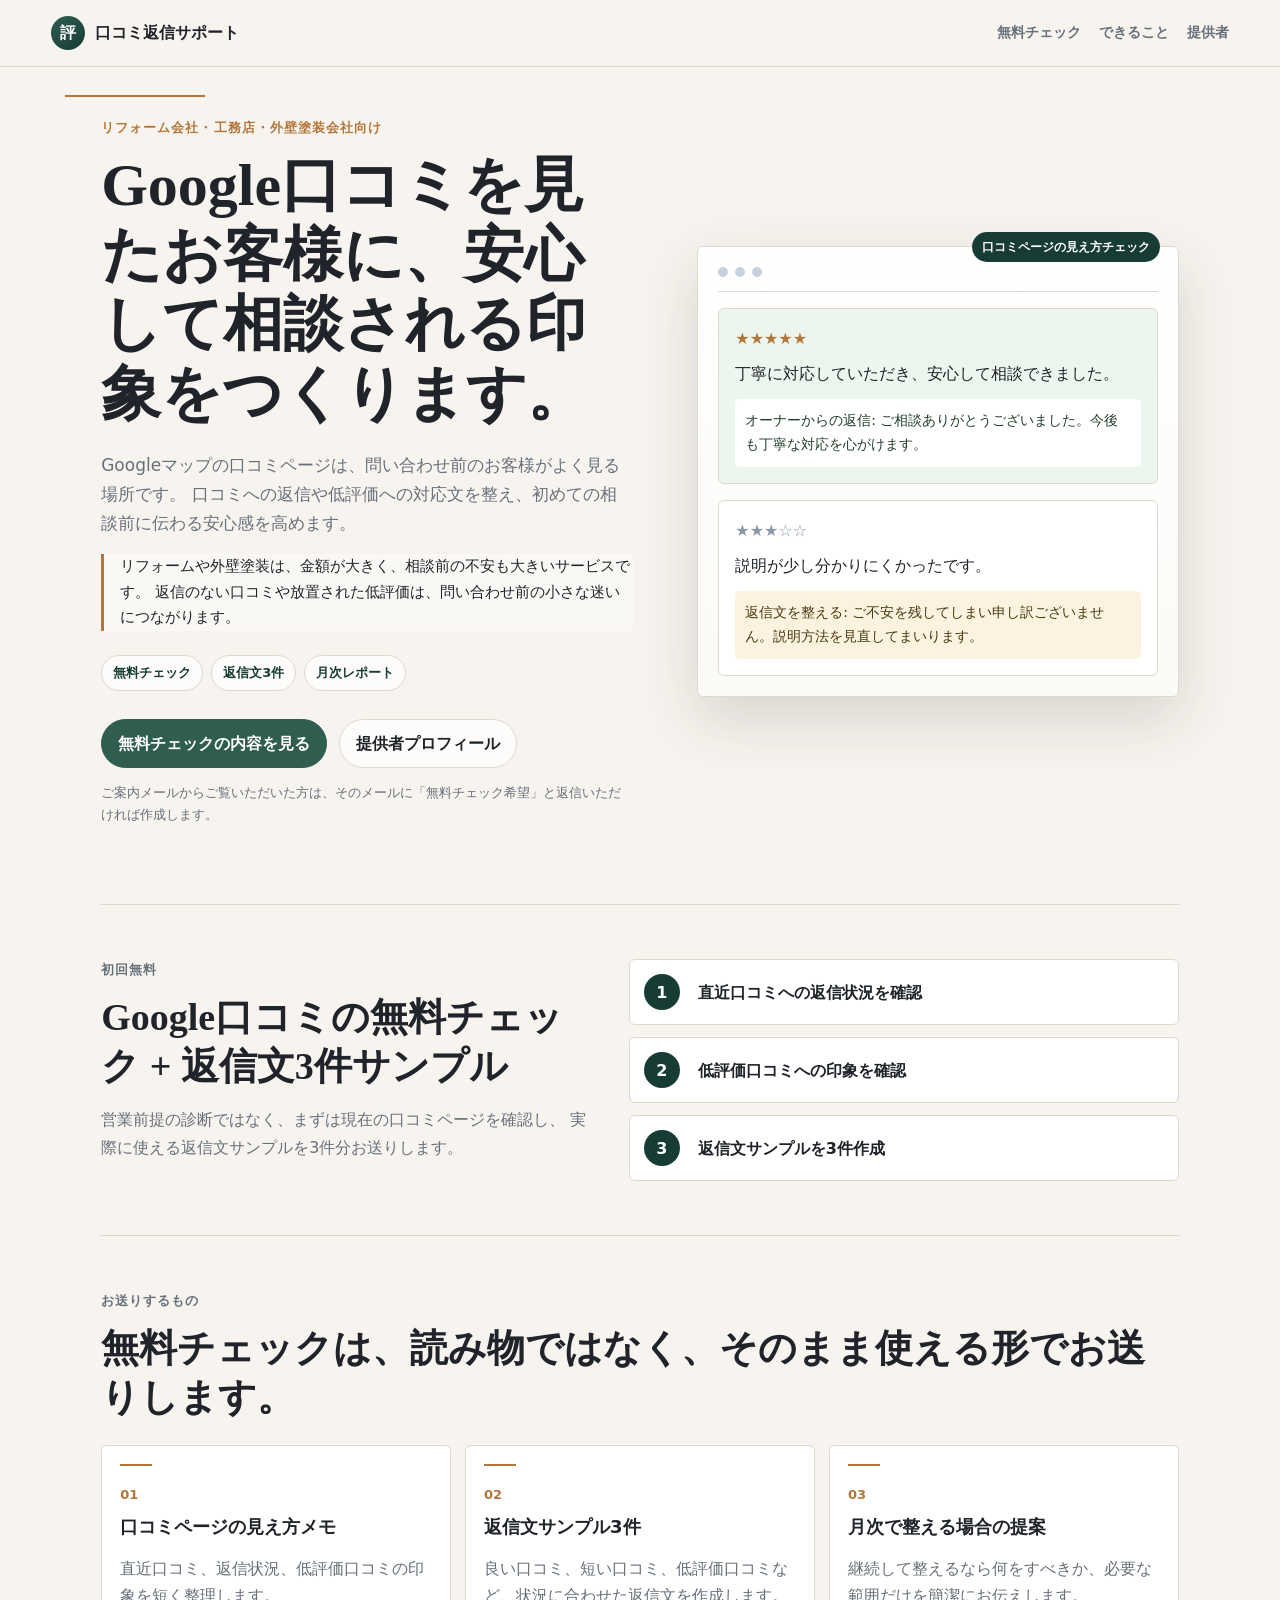
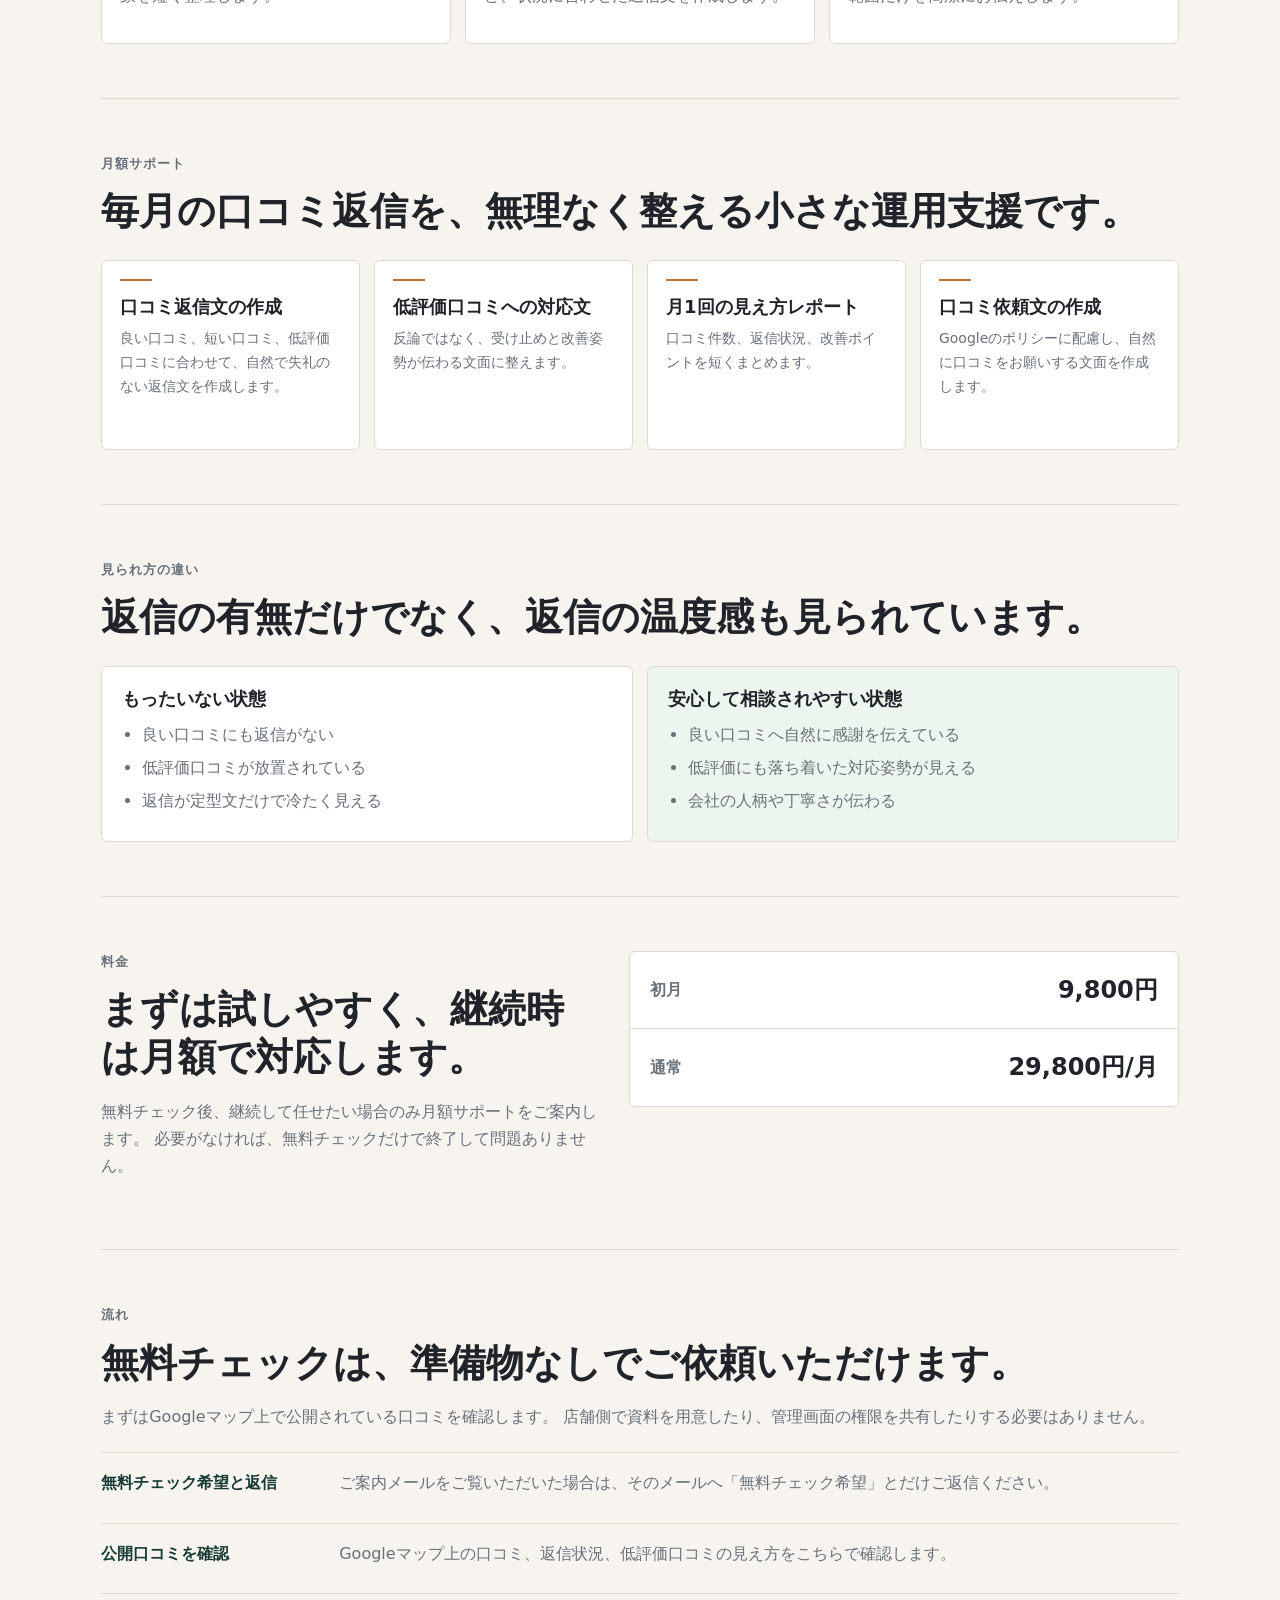
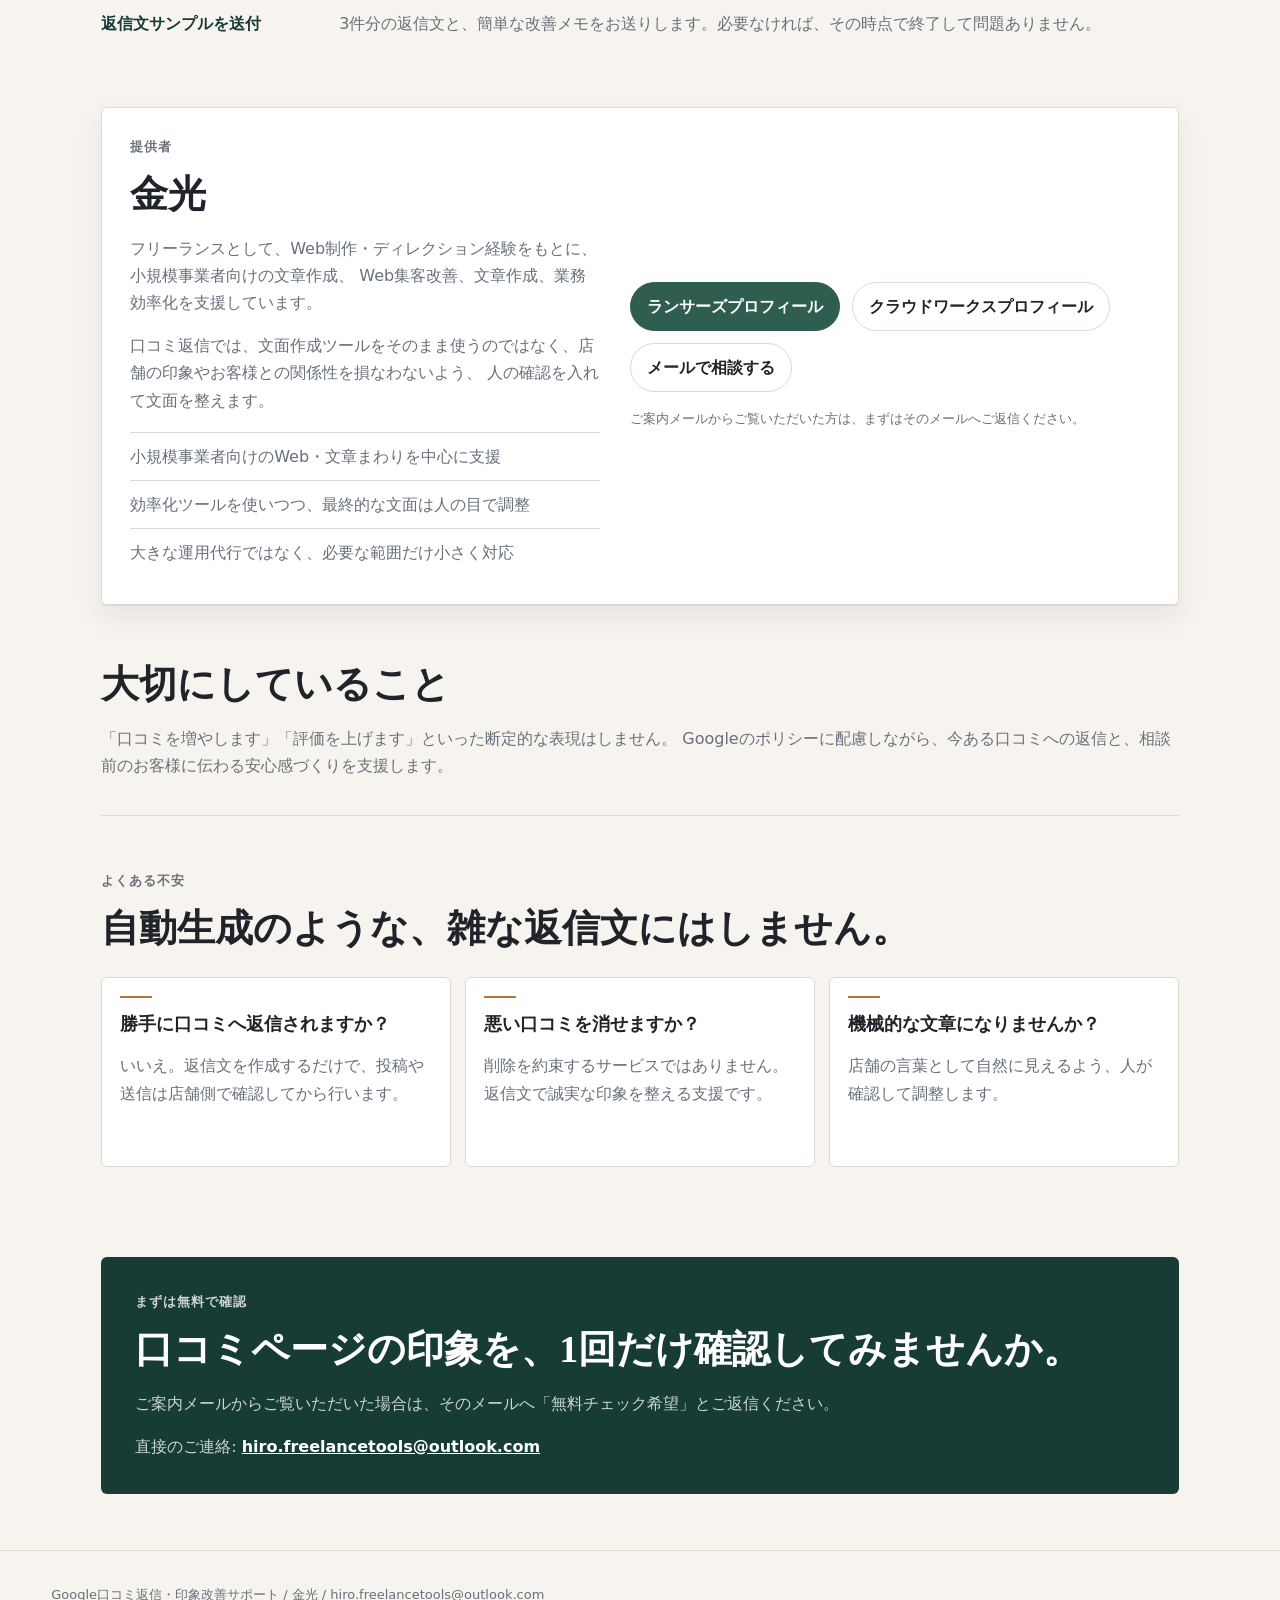
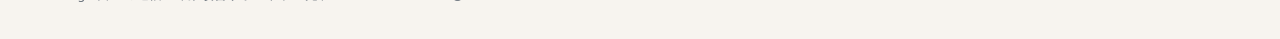
<file: docs/index.html>
<!doctype html>
<html lang="ja">
<head>
  <meta charset="utf-8">
  <meta name="viewport" content="width=device-width, initial-scale=1">
  <title>Google口コミ返信・印象改善サポート | 金光</title>
  <meta name="description" content="リフォーム会社・工務店向けに、Google口コミページの見え方チェックと口コミ返信文作成をサポートします。初回は無料チェックと返信文3件サンプル。">
  <link rel="stylesheet" href="./styles.css">
</head>
<body>
  <header class="site-header">
    <a class="brand" href="#top" aria-label="Google口コミ返信・印象改善サポート">
      <span class="brand-mark">評</span>
      <span>口コミ返信サポート</span>
    </a>
    <nav class="nav" aria-label="主要ナビゲーション">
      <a href="#offer">無料チェック</a>
      <a href="#service">できること</a>
      <a href="#profile">提供者</a>
    </nav>
  </header>

  <main id="top">
    <section class="hero">
      <div class="hero-copy">
        <p class="eyebrow">リフォーム会社・工務店・外壁塗装会社向け</p>
        <h1>Google口コミを見たお客様に、安心して相談される印象をつくります。</h1>
        <p class="lead">
          Googleマップの口コミページは、問い合わせ前のお客様がよく見る場所です。
          口コミへの返信や低評価への対応文を整え、初めての相談前に伝わる安心感を高めます。
        </p>
        <p class="industry-note">
          リフォームや外壁塗装は、金額が大きく、相談前の不安も大きいサービスです。
          返信のない口コミや放置された低評価は、問い合わせ前の小さな迷いにつながります。
        </p>
        <div class="proof-strip" aria-label="提供内容の要約">
          <span>無料チェック</span>
          <span>返信文3件</span>
          <span>月次レポート</span>
        </div>
        <div class="hero-actions">
          <a class="button primary" href="#offer">無料チェックの内容を見る</a>
          <a class="button secondary" href="#profile">提供者プロフィール</a>
        </div>
        <p class="microcopy">ご案内メールからご覧いただいた方は、そのメールに「無料チェック希望」と返信いただければ作成します。</p>
      </div>
      <figure class="visual" aria-label="口コミページ改善の流れ">
        <div class="visual-window">
          <div class="visual-label">口コミページの見え方チェック</div>
          <div class="window-bar">
            <span></span><span></span><span></span>
          </div>
          <div class="review-card strong">
            <div class="stars">★★★★★</div>
            <p>丁寧に対応していただき、安心して相談できました。</p>
            <div class="reply">オーナーからの返信: ご相談ありがとうございました。今後も丁寧な対応を心がけます。</div>
          </div>
          <div class="review-card">
            <div class="stars muted-stars">★★★☆☆</div>
            <p>説明が少し分かりにくかったです。</p>
            <div class="reply planned">返信文を整える: ご不安を残してしまい申し訳ございません。説明方法を見直してまいります。</div>
          </div>
        </div>
      </figure>
    </section>

    <section id="offer" class="section split">
      <div>
        <p class="eyebrow">初回無料</p>
        <h2>Google口コミの無料チェック + 返信文3件サンプル</h2>
        <p>
          営業前提の診断ではなく、まずは現在の口コミページを確認し、
          実際に使える返信文サンプルを3件分お送りします。
        </p>
      </div>
      <div class="steps" aria-label="無料チェックの内容">
        <div class="step">
          <span>1</span>
          <p>直近口コミへの返信状況を確認</p>
        </div>
        <div class="step">
          <span>2</span>
          <p>低評価口コミへの印象を確認</p>
        </div>
        <div class="step">
          <span>3</span>
          <p>返信文サンプルを3件作成</p>
        </div>
      </div>
    </section>

    <section class="section deliverables">
      <p class="eyebrow">お送りするもの</p>
      <h2>無料チェックは、読み物ではなく、そのまま使える形でお送りします。</h2>
      <div class="deliverable-list">
        <div class="deliverable">
          <span>01</span>
          <h3>口コミページの見え方メモ</h3>
          <p>直近口コミ、返信状況、低評価口コミの印象を短く整理します。</p>
        </div>
        <div class="deliverable">
          <span>02</span>
          <h3>返信文サンプル3件</h3>
          <p>良い口コミ、短い口コミ、低評価口コミなど、状況に合わせた返信文を作成します。</p>
        </div>
        <div class="deliverable">
          <span>03</span>
          <h3>月次で整える場合の提案</h3>
          <p>継続して整えるなら何をすべきか、必要な範囲だけを簡潔にお伝えします。</p>
        </div>
      </div>
    </section>

    <section id="service" class="section">
      <p class="eyebrow">月額サポート</p>
      <h2>毎月の口コミ返信を、無理なく整える小さな運用支援です。</h2>
      <div class="service-grid">
        <article>
          <h3>口コミ返信文の作成</h3>
          <p>良い口コミ、短い口コミ、低評価口コミに合わせて、自然で失礼のない返信文を作成します。</p>
        </article>
        <article>
          <h3>低評価口コミへの対応文</h3>
          <p>反論ではなく、受け止めと改善姿勢が伝わる文面に整えます。</p>
        </article>
        <article>
          <h3>月1回の見え方レポート</h3>
          <p>口コミ件数、返信状況、改善ポイントを短くまとめます。</p>
        </article>
        <article>
          <h3>口コミ依頼文の作成</h3>
          <p>Googleのポリシーに配慮し、自然に口コミをお願いする文面を作成します。</p>
        </article>
      </div>
    </section>

    <section class="section comparison">
      <p class="eyebrow">見られ方の違い</p>
      <h2>返信の有無だけでなく、返信の温度感も見られています。</h2>
      <div class="compare-grid">
        <div class="compare bad">
          <h3>もったいない状態</h3>
          <ul>
            <li>良い口コミにも返信がない</li>
            <li>低評価口コミが放置されている</li>
            <li>返信が定型文だけで冷たく見える</li>
          </ul>
        </div>
        <div class="compare good">
          <h3>安心して相談されやすい状態</h3>
          <ul>
            <li>良い口コミへ自然に感謝を伝えている</li>
            <li>低評価にも落ち着いた対応姿勢が見える</li>
            <li>会社の人柄や丁寧さが伝わる</li>
          </ul>
        </div>
      </div>
    </section>

    <section class="section pricing">
      <div>
        <p class="eyebrow">料金</p>
        <h2>まずは試しやすく、継続時は月額で対応します。</h2>
        <p>
          無料チェック後、継続して任せたい場合のみ月額サポートをご案内します。
          必要がなければ、無料チェックだけで終了して問題ありません。
        </p>
      </div>
      <div class="price-list">
        <div class="price-row">
          <span>初月</span>
          <strong>9,800円</strong>
        </div>
        <div class="price-row">
          <span>通常</span>
          <strong>29,800円/月</strong>
        </div>
      </div>
    </section>

    <section class="section process">
      <p class="eyebrow">流れ</p>
      <h2>無料チェックは、準備物なしでご依頼いただけます。</h2>
      <p>
        まずはGoogleマップ上で公開されている口コミを確認します。
        店舗側で資料を用意したり、管理画面の権限を共有したりする必要はありません。
      </p>
      <ol class="process-list">
        <li>
          <strong>無料チェック希望と返信</strong>
          <span>ご案内メールをご覧いただいた場合は、そのメールへ「無料チェック希望」とだけご返信ください。</span>
        </li>
        <li>
          <strong>公開口コミを確認</strong>
          <span>Googleマップ上の口コミ、返信状況、低評価口コミの見え方をこちらで確認します。</span>
        </li>
        <li>
          <strong>返信文サンプルを送付</strong>
          <span>3件分の返信文と、簡単な改善メモをお送りします。必要なければ、その時点で終了して問題ありません。</span>
        </li>
      </ol>
    </section>

    <section id="profile" class="section profile">
      <div>
        <p class="eyebrow">提供者</p>
        <h2>金光</h2>
        <p>
          フリーランスとして、Web制作・ディレクション経験をもとに、小規模事業者向けの文章作成、
          Web集客改善、文章作成、業務効率化を支援しています。
        </p>
        <p>
          口コミ返信では、文面作成ツールをそのまま使うのではなく、店舗の印象やお客様との関係性を損なわないよう、
          人の確認を入れて文面を整えます。
        </p>
        <ul class="profile-points">
          <li>小規模事業者向けのWeb・文章まわりを中心に支援</li>
          <li>効率化ツールを使いつつ、最終的な文面は人の目で調整</li>
          <li>大きな運用代行ではなく、必要な範囲だけ小さく対応</li>
        </ul>
      </div>
      <div class="profile-links">
        <a class="button primary" href="https://www.lancers.jp/profile/hirogue?ref=header_menu" target="_blank" rel="noreferrer">ランサーズプロフィール</a>
        <a class="button secondary" href="https://crowdworks.jp/public/employees/6026627?ref=login_header" target="_blank" rel="noreferrer">クラウドワークスプロフィール</a>
        <a class="button secondary" href="mailto:hiro.freelancetools@outlook.com">メールで相談する</a>
        <p class="profile-note">ご案内メールからご覧いただいた方は、まずはそのメールへご返信ください。</p>
      </div>
    </section>

    <section class="section note">
      <h2>大切にしていること</h2>
      <p>
        「口コミを増やします」「評価を上げます」といった断定的な表現はしません。
        Googleのポリシーに配慮しながら、今ある口コミへの返信と、相談前のお客様に伝わる安心感づくりを支援します。
      </p>
    </section>

    <section class="section faq">
      <p class="eyebrow">よくある不安</p>
      <h2>自動生成のような、雑な返信文にはしません。</h2>
      <div class="faq-grid">
        <article>
          <h3>勝手に口コミへ返信されますか？</h3>
          <p>いいえ。返信文を作成するだけで、投稿や送信は店舗側で確認してから行います。</p>
        </article>
        <article>
          <h3>悪い口コミを消せますか？</h3>
          <p>削除を約束するサービスではありません。返信文で誠実な印象を整える支援です。</p>
        </article>
        <article>
          <h3>機械的な文章になりませんか？</h3>
          <p>店舗の言葉として自然に見えるよう、人が確認して調整します。</p>
        </article>
      </div>
    </section>

    <section class="final-cta">
      <p class="eyebrow">まずは無料で確認</p>
      <h2>口コミページの印象を、1回だけ確認してみませんか。</h2>
      <p>ご案内メールからご覧いただいた場合は、そのメールへ「無料チェック希望」とご返信ください。</p>
      <p class="contact-line">直接のご連絡: <a href="mailto:hiro.freelancetools@outlook.com">hiro.freelancetools@outlook.com</a></p>
    </section>
  </main>

  <footer class="footer">
    <p>Google口コミ返信・印象改善サポート / 金光 / hiro.freelancetools@outlook.com</p>
  </footer>
</body>
</html>
</file>
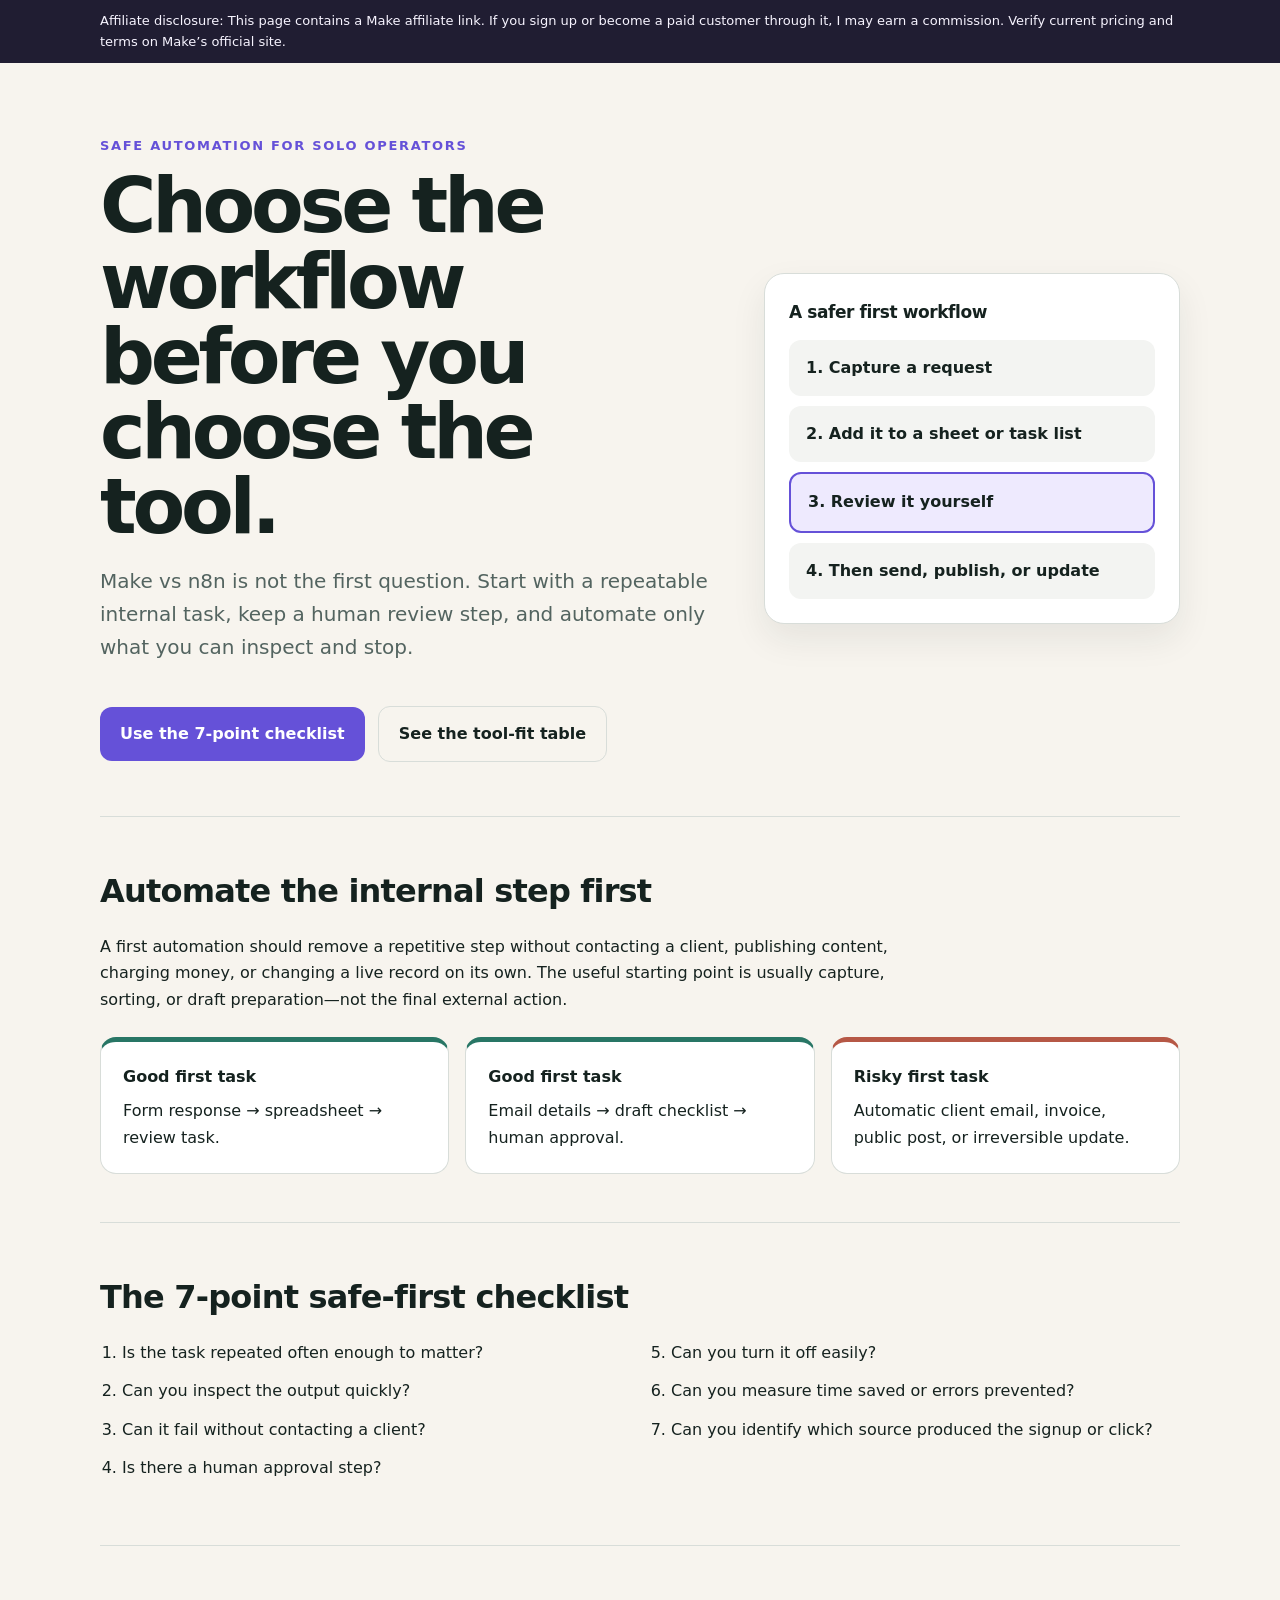
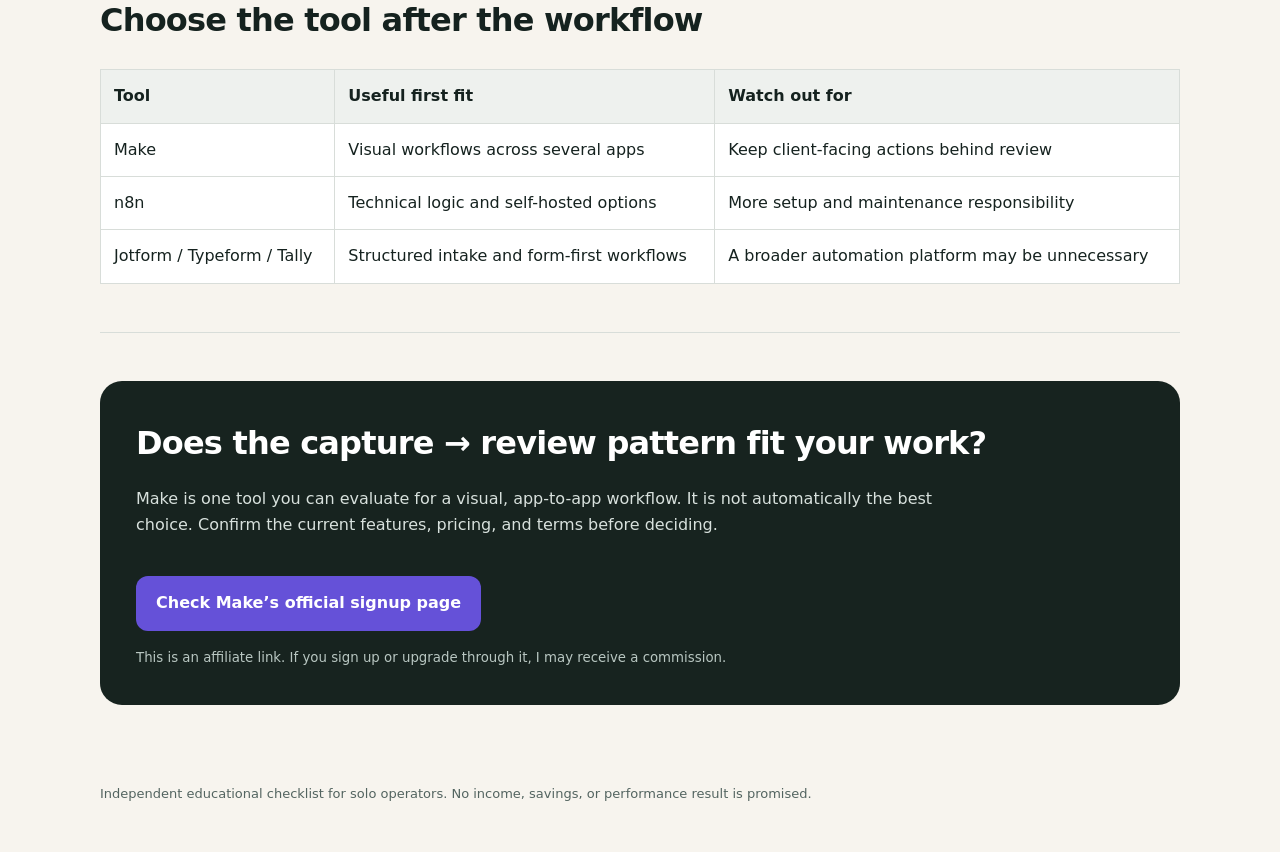
<file: docs/make-safe-first-automation-checklist.html>
<!doctype html>
<html lang="en">
<head>
  <meta charset="utf-8">
  <meta name="viewport" content="width=device-width, initial-scale=1">
  <title>Your First Safe Automation | A Checklist for Solo Operators</title>
  <meta name="description" content="Choose a low-risk first automation workflow before comparing Make, n8n, or other tools.">
  <style>
    :root { --ink:#15221f; --muted:#536460; --paper:#f7f4ee; --card:#fff; --line:#d8ddd9; --accent:#6551d8; --soft:#eeeafe; --green:#287665; }
    * { box-sizing:border-box; }
    html { scroll-behavior:smooth; }
    body { margin:0; color:var(--ink); background:var(--paper); font-family:Inter,ui-sans-serif,system-ui,-apple-system,"Segoe UI",sans-serif; line-height:1.65; }
    a { color:inherit; }
    .wrap { width:min(1080px,calc(100% - 36px)); margin:auto; }
    .disclosure { padding:10px 0; background:#201d32; color:#f7f4ff; font-size:13px; }
    .hero { padding:72px 0 54px; display:grid; grid-template-columns:1.2fr .8fr; gap:40px; align-items:center; }
    .eyebrow { color:var(--accent); font-size:13px; font-weight:850; letter-spacing:.13em; text-transform:uppercase; }
    h1 { margin:12px 0 20px; max-width:780px; font-size:clamp(42px,6vw,78px); line-height:.98; letter-spacing:-.055em; }
    .lead { max-width:720px; font-size:20px; color:var(--muted); }
    .button { display:inline-block; margin-top:22px; padding:14px 20px; border-radius:12px; background:var(--accent); color:#fff; text-decoration:none; font-weight:800; }
    .button.secondary { margin-left:8px; color:var(--ink); background:transparent; border:1px solid var(--line); }
    .flow { padding:24px; background:var(--card); border:1px solid var(--line); border-radius:20px; box-shadow:0 15px 35px rgba(31,38,36,.08); }
    .flow h2 { margin:0 0 14px; font-size:17px; }
    .nodes { display:grid; gap:10px; }
    .node { padding:15px 17px; border-radius:12px; background:#f3f4f2; font-weight:750; }
    .node.review { background:var(--soft); border:2px solid var(--accent); }
    main section { padding:48px 0; border-top:1px solid var(--line); }
    h2 { margin:0 0 14px; font-size:32px; letter-spacing:-.025em; }
    h3 { margin:26px 0 8px; font-size:20px; }
    p, li { max-width:800px; }
    .grid { display:grid; grid-template-columns:repeat(3,1fr); gap:16px; margin-top:24px; }
    .card { padding:22px; border:1px solid var(--line); border-radius:16px; background:var(--card); }
    .card b { display:block; margin-bottom:8px; }
    .good { border-top:5px solid var(--green); }
    .risk { border-top:5px solid #b65846; }
    .checklist { columns:2; column-gap:40px; padding-left:22px; }
    .checklist li { margin:0 0 12px; break-inside:avoid; }
    table { width:100%; border-collapse:collapse; margin-top:22px; background:var(--card); }
    th,td { padding:13px; border:1px solid var(--line); text-align:left; vertical-align:top; }
    th { background:#eef1ee; }
    .cta { padding:36px; border-radius:22px; background:#17231f; color:#fff; }
    .cta p { color:#d8e1dd; }
    .cta small { display:block; margin-top:16px; color:#b8c6c1; }
    footer { padding:30px 0 48px; color:var(--muted); font-size:13px; }
    @media (max-width:780px) { .hero,.grid { grid-template-columns:1fr; } .hero { padding-top:46px; } .checklist { columns:1; } .button.secondary { margin-left:0; } }
  </style>
</head>
<body>
  <div class="disclosure"><div class="wrap">Affiliate disclosure: This page contains a Make affiliate link. If you sign up or become a paid customer through it, I may earn a commission. Verify current pricing and terms on Make’s official site.</div></div>
  <header class="wrap hero">
    <div>
      <div class="eyebrow">Safe automation for solo operators</div>
      <h1>Choose the workflow before you choose the tool.</h1>
      <p class="lead">Make vs n8n is not the first question. Start with a repeatable internal task, keep a human review step, and automate only what you can inspect and stop.</p>
      <a class="button" href="#checklist">Use the 7-point checklist</a>
      <a class="button secondary" href="#tools">See the tool-fit table</a>
    </div>
    <aside class="flow" aria-label="A safer first automation workflow">
      <h2>A safer first workflow</h2>
      <div class="nodes">
        <div class="node">1. Capture a request</div>
        <div class="node">2. Add it to a sheet or task list</div>
        <div class="node review">3. Review it yourself</div>
        <div class="node">4. Then send, publish, or update</div>
      </div>
    </aside>
  </header>

  <main class="wrap">
    <section>
      <h2>Automate the internal step first</h2>
      <p>A first automation should remove a repetitive step without contacting a client, publishing content, charging money, or changing a live record on its own. The useful starting point is usually capture, sorting, or draft preparation—not the final external action.</p>
      <div class="grid">
        <div class="card good"><b>Good first task</b>Form response → spreadsheet → review task.</div>
        <div class="card good"><b>Good first task</b>Email details → draft checklist → human approval.</div>
        <div class="card risk"><b>Risky first task</b>Automatic client email, invoice, public post, or irreversible update.</div>
      </div>
    </section>

    <section id="checklist">
      <h2>The 7-point safe-first checklist</h2>
      <ol class="checklist">
        <li>Is the task repeated often enough to matter?</li>
        <li>Can you inspect the output quickly?</li>
        <li>Can it fail without contacting a client?</li>
        <li>Is there a human approval step?</li>
        <li>Can you turn it off easily?</li>
        <li>Can you measure time saved or errors prevented?</li>
        <li>Can you identify which source produced the signup or click?</li>
      </ol>
    </section>

    <section id="tools">
      <h2>Choose the tool after the workflow</h2>
      <table>
        <thead><tr><th>Tool</th><th>Useful first fit</th><th>Watch out for</th></tr></thead>
        <tbody>
          <tr><td>Make</td><td>Visual workflows across several apps</td><td>Keep client-facing actions behind review</td></tr>
          <tr><td>n8n</td><td>Technical logic and self-hosted options</td><td>More setup and maintenance responsibility</td></tr>
          <tr><td>Jotform / Typeform / Tally</td><td>Structured intake and form-first workflows</td><td>A broader automation platform may be unnecessary</td></tr>
        </tbody>
      </table>
    </section>

    <section>
      <div class="cta">
        <h2>Does the capture → review pattern fit your work?</h2>
        <p>Make is one tool you can evaluate for a visual, app-to-app workflow. It is not automatically the best choice. Confirm the current features, pricing, and terms before deciding.</p>
        <a class="button" href="https://www.make.com/en/register?pc=hiroautomation&amp;affiliatesource=article_make_safe_first_automation">Check Make’s official signup page</a>
        <small>This is an affiliate link. If you sign up or upgrade through it, I may receive a commission.</small>
      </div>
    </section>
  </main>
  <footer class="wrap">Independent educational checklist for solo operators. No income, savings, or performance result is promised.</footer>
</body>
</html>
</file>
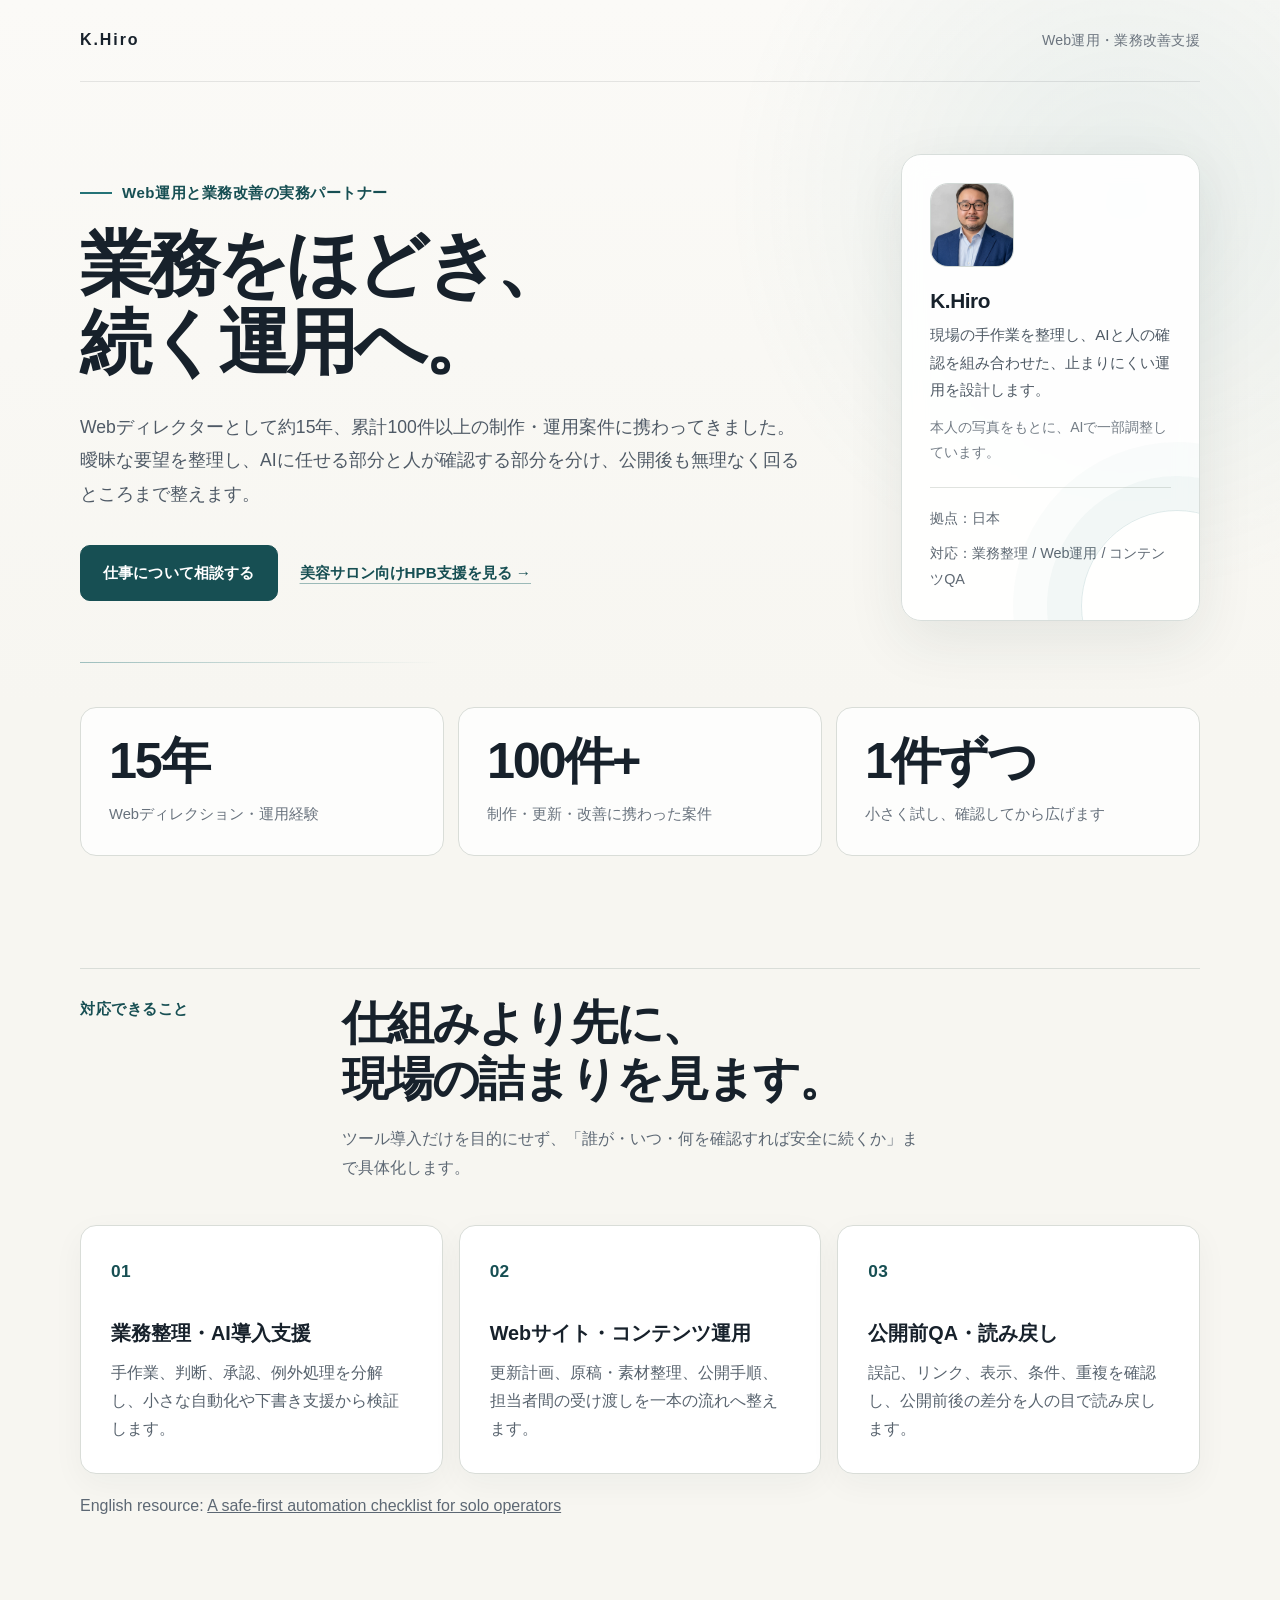
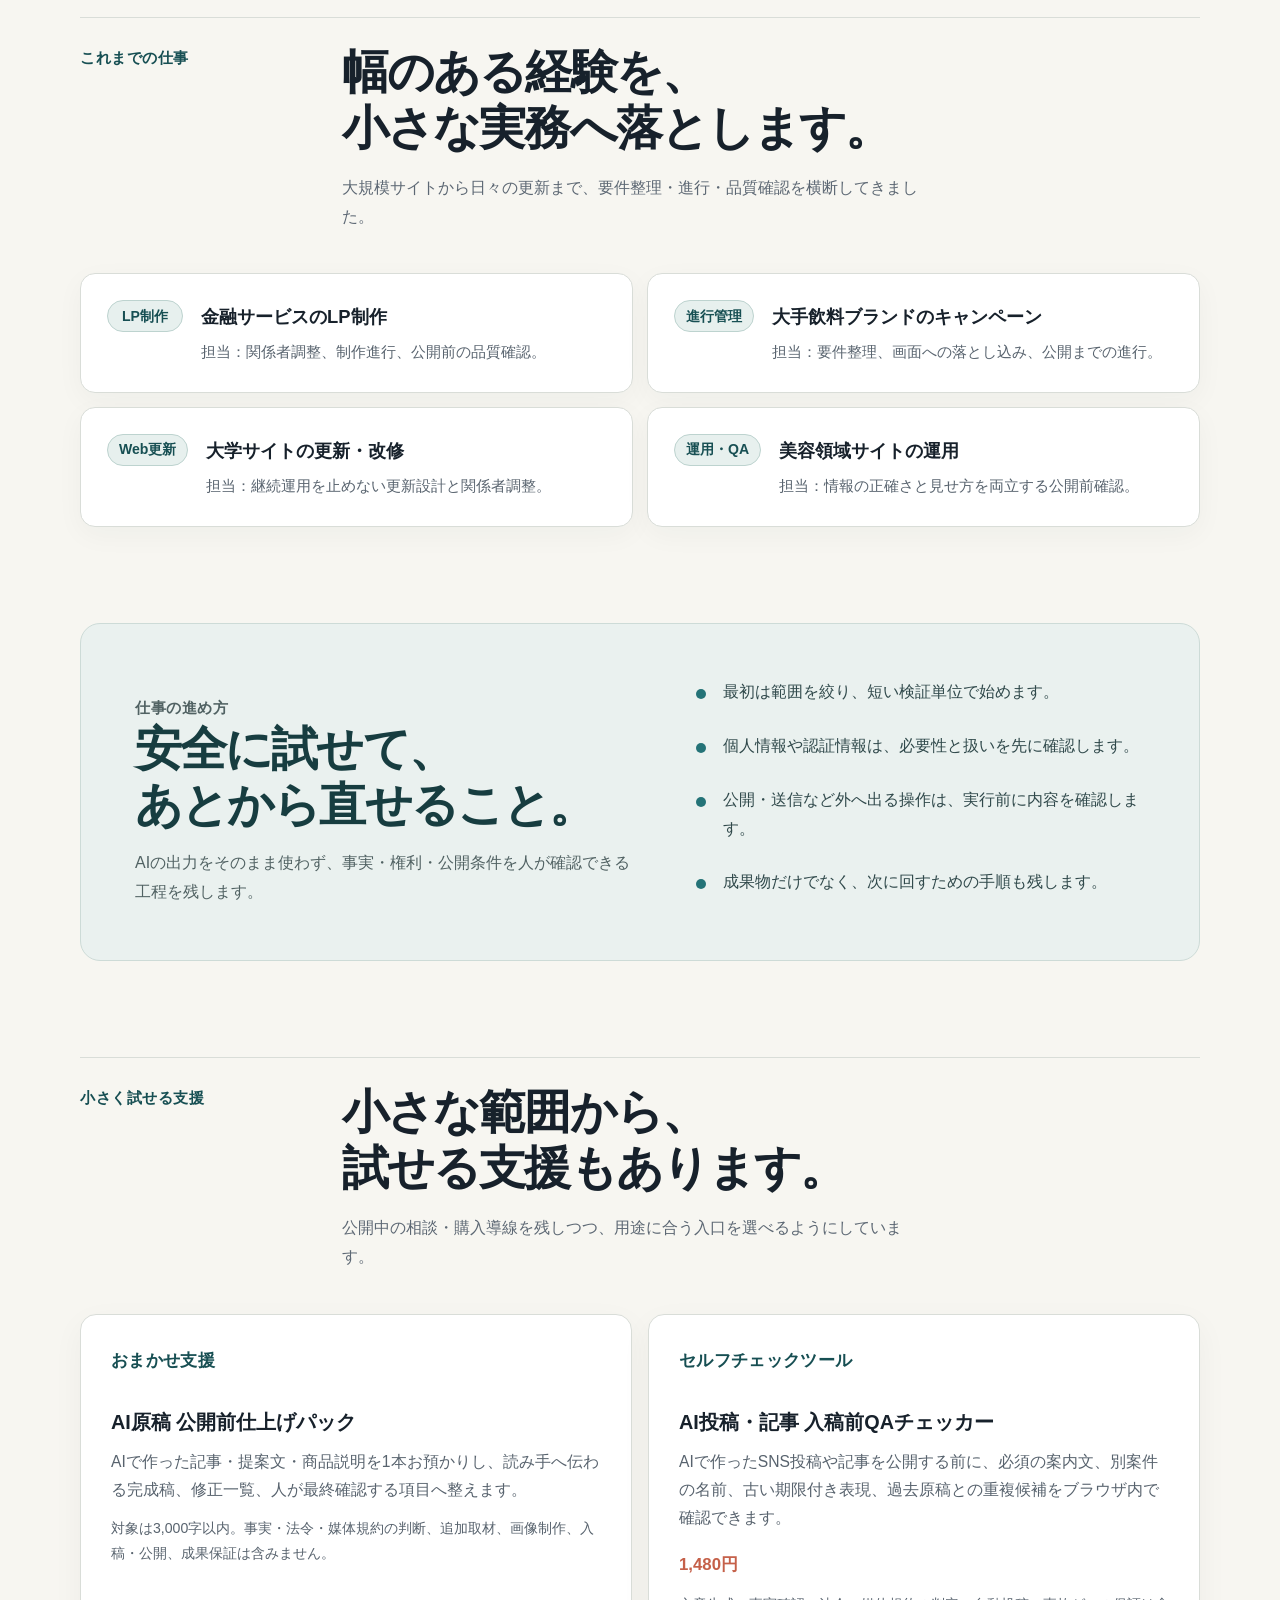
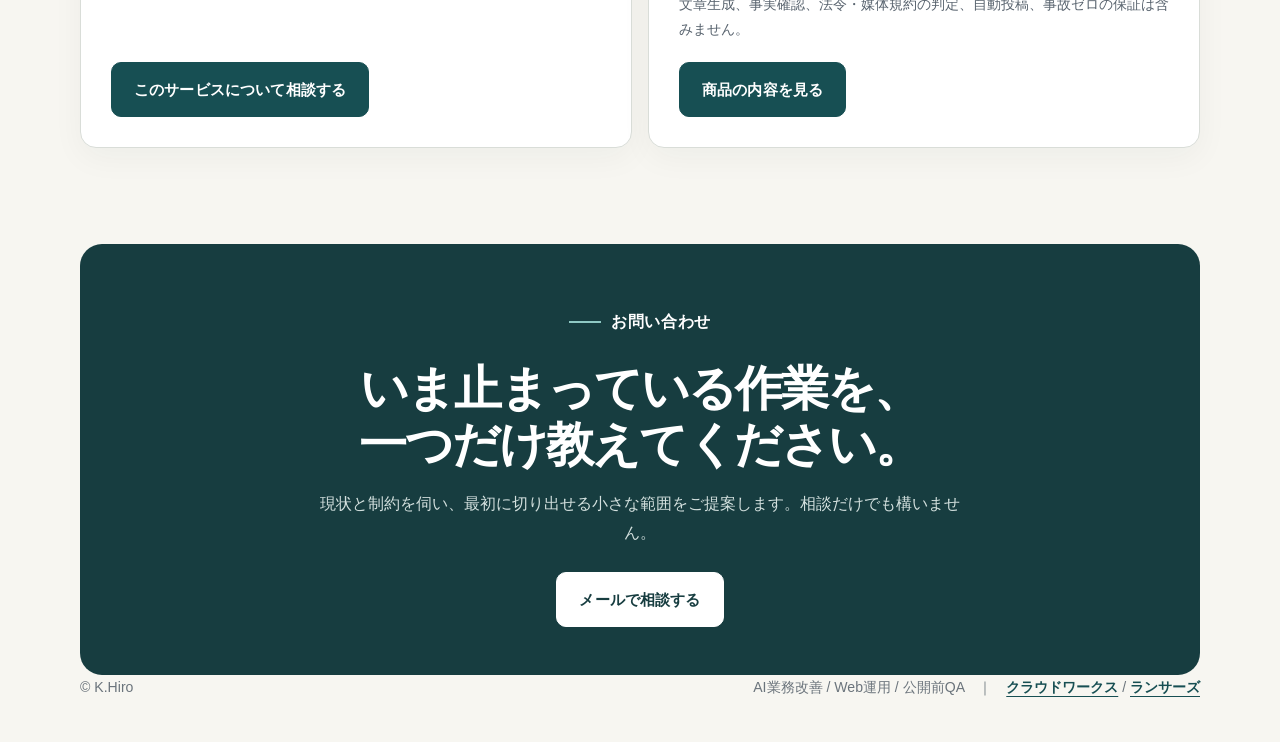
<file: docs/profile.html>
<!doctype html>
<html lang="ja">
<head>
  <meta charset="utf-8">
  <meta name="viewport" content="width=device-width, initial-scale=1">
  <meta name="description" content="AI業務改善、Web運用、公開前QAを、現場で続けられる形へ整えるK.Hiroのプロフィール。">
  <link rel="canonical" href="https://hirogure.github.io/review-impression-support/profile.html">
  <title>K.Hiro | AI業務改善・Web運用</title>
  <style>
    :root {
      --ink: #172126;
      --muted: #5f6d70;
      --paper: #f6f4ef;
      --white: #fff;
      --line: #d7ddd8;
      --accent: #0d6257;
      --accent-dark: #084a42;
      --soft: #e6f0ed;
      --warm: #d98562;
      --radius: 24px;
      --shadow: 0 24px 70px rgba(23, 33, 38, .10);
    }

    * { box-sizing: border-box; }
    html { scroll-behavior: smooth; }
    body {
      margin: 0;
      color: var(--ink);
      background: var(--paper);
      font-family: "Yu Gothic", "Hiragino Kaku Gothic ProN", Meiryo, sans-serif;
      line-height: 1.75;
      -webkit-font-smoothing: antialiased;
    }
    a { color: inherit; }
    .wrap { width: min(1120px, calc(100% - 40px)); margin: 0 auto; }
    .site-header {
      display: flex;
      align-items: center;
      justify-content: space-between;
      gap: 24px;
      padding: 24px 0;
    }
    .brand { font-weight: 800; letter-spacing: .04em; text-decoration: none; }
    .header-note { margin: 0; color: var(--muted); font-size: .84rem; }
    .hero {
      display: grid;
      grid-template-columns: minmax(0, 1.25fr) minmax(300px, .75fr);
      gap: 56px;
      align-items: center;
      min-height: 590px;
      padding: 64px 0 84px;
    }
    .eyebrow {
      display: inline-flex;
      align-items: center;
      gap: 10px;
      margin: 0 0 20px;
      color: var(--accent);
      font-size: .78rem;
      font-weight: 800;
      letter-spacing: .14em;
      text-transform: uppercase;
    }
    .eyebrow::before { content: ""; width: 36px; height: 2px; background: currentColor; }
    h1 {
      max-width: 790px;
      margin: 0;
      font-family: "Yu Mincho", "Hiragino Mincho ProN", serif;
      font-size: clamp(2.55rem, 6vw, 5.35rem);
      font-weight: 600;
      letter-spacing: -.045em;
      line-height: 1.08;
    }
    .lead { max-width: 690px; margin: 30px 0 0; color: #3f4c50; font-size: 1.07rem; }
    .actions { display: flex; flex-wrap: wrap; gap: 14px; margin-top: 32px; }
    .button {
      display: inline-flex;
      min-height: 52px;
      align-items: center;
      justify-content: center;
      padding: 13px 22px;
      border: 1px solid var(--accent);
      border-radius: 999px;
      background: var(--accent);
      color: var(--white);
      font-weight: 800;
      text-decoration: none;
      transition: transform .2s ease, background .2s ease;
    }
    .button:hover { transform: translateY(-2px); background: var(--accent-dark); }
    .text-link { display: inline-flex; align-items: center; gap: 7px; color: var(--accent-dark); font-weight: 800; text-underline-offset: 5px; }
    .identity-card {
      position: relative;
      overflow: hidden;
      min-height: 430px;
      padding: 38px;
      border: 1px solid rgba(255,255,255,.18);
      border-radius: 36px;
      background: linear-gradient(145deg, #123c38 0%, #0d6257 58%, #328277 100%);
      box-shadow: var(--shadow);
      color: var(--white);
    }
    .identity-card::after {
      content: "";
      position: absolute;
      right: -90px;
      bottom: -100px;
      width: 280px;
      height: 280px;
      border: 1px solid rgba(255,255,255,.25);
      border-radius: 50%;
      box-shadow: 0 0 0 42px rgba(255,255,255,.06), 0 0 0 84px rgba(255,255,255,.035);
    }
    .portrait {
      display: block;
      width: 142px;
      height: 142px;
      object-fit: cover;
      border: 4px solid rgba(255,255,255,.72);
      border-radius: 50%;
      box-shadow: 0 14px 32px rgba(0,0,0,.18);
    }
    .identity-card h2 { margin: 28px 0 8px; color: var(--white); font-size: 2rem; }
    .identity-card p { position: relative; z-index: 1; max-width: 290px; margin: 0; color: rgba(255,255,255,.83); }
    .identity-card .photo-note { margin-top: 11px; color: rgba(255,255,255,.68); font-size: .72rem; }
    .identity-meta { display: grid; gap: 12px; margin-top: 34px; padding-top: 24px; border-top: 1px solid rgba(255,255,255,.24); font-size: .86rem; }
    .metrics { display: grid; grid-template-columns: repeat(3, 1fr); gap: 1px; margin-bottom: 92px; overflow: hidden; border: 1px solid var(--line); border-radius: var(--radius); background: var(--line); }
    .metric { min-height: 150px; padding: 30px; background: var(--white); }
    .metric strong { display: block; color: var(--accent-dark); font-family: Georgia, serif; font-size: clamp(2.2rem, 5vw, 4rem); line-height: 1; }
    .metric span { display: block; margin-top: 14px; color: var(--muted); font-size: .92rem; }
    section { margin: 0 0 92px; }
    .section-head { display: grid; grid-template-columns: 170px minmax(0, 1fr); gap: 34px; margin-bottom: 34px; }
    .kicker { margin: 5px 0 0; color: var(--accent); font-size: .75rem; font-weight: 800; letter-spacing: .16em; text-transform: uppercase; }
    h2 { margin: 0; font-family: "Yu Mincho", "Hiragino Mincho ProN", serif; font-size: clamp(1.9rem, 4vw, 3.2rem); line-height: 1.25; }
    .section-copy { max-width: 780px; margin: 18px 0 0; color: var(--muted); }
    .services { display: grid; grid-template-columns: repeat(3, 1fr); gap: 18px; }
    .service { padding: 28px; border: 1px solid var(--line); border-radius: 20px; background: rgba(255,255,255,.72); }
    .service-number { color: var(--warm); font-family: Georgia, serif; font-size: 1rem; font-weight: 700; }
    .service h3 { margin: 34px 0 10px; font-size: 1.16rem; line-height: 1.45; }
    .service p { margin: 0; color: var(--muted); font-size: .94rem; }
    .offer-grid { grid-template-columns: repeat(2, 1fr); }
    .offer-card { display: flex; flex-direction: column; align-items: flex-start; min-height: 310px; }
    .offer-card .offer-copy { flex: 1; }
    .offer-card .offer-price { margin: 18px 0 0; color: var(--accent-dark); font-size: 1.05rem; font-weight: 800; }
    .offer-card .offer-note { margin-top: 12px; font-size: .78rem; }
    .offer-card .button { margin-top: 24px; }
    .work-list { display: grid; grid-template-columns: 1fr 1fr; gap: 18px; }
    .work {
      display: grid;
      grid-template-columns: 46px minmax(0, 1fr);
      gap: 18px;
      padding: 24px;
      border-top: 1px solid var(--line);
      background: transparent;
    }
    .work-mark { display: grid; width: 42px; height: 42px; place-items: center; border-radius: 50%; background: var(--soft); color: var(--accent-dark); font-weight: 800; }
    .work h3 { margin: 0 0 5px; font-size: 1.02rem; }
    .work p { margin: 0; color: var(--muted); font-size: .9rem; }
    .principle {
      display: grid;
      grid-template-columns: minmax(0, 1.05fr) minmax(280px, .95fr);
      gap: 46px;
      padding: 48px;
      border-radius: 30px;
      background: #172d31;
      color: var(--white);
    }
    .principle h2 { color: var(--white); }
    .principle p { margin: 16px 0 0; color: #c9d6d6; }
    .principle ul { display: grid; gap: 16px; margin: 0; padding: 0; list-style: none; }
    .principle li { position: relative; padding-left: 27px; }
    .principle li::before { content: ""; position: absolute; left: 0; top: .68em; width: 10px; height: 10px; border-radius: 50%; background: #79c0b4; }
    .contact {
      padding: 56px;
      border: 1px solid var(--line);
      border-radius: 30px;
      background: var(--white);
      text-align: center;
      box-shadow: 0 20px 60px rgba(23,33,38,.06);
    }
    .contact h2 { max-width: 720px; margin: 0 auto; }
    .contact p { max-width: 650px; margin: 18px auto 28px; color: var(--muted); }
    footer { display: flex; justify-content: space-between; gap: 20px; padding: 0 0 34px; color: var(--muted); font-size: .78rem; }
    footer a { color: var(--accent-dark); font-weight: 700; text-underline-offset: 4px; }
    .focus-visible, a:focus-visible { outline: 3px solid #f0ae78; outline-offset: 4px; }

    @media (max-width: 820px) {
      .hero { grid-template-columns: 1fr; min-height: auto; padding-top: 42px; }
      .identity-card { min-height: 350px; }
      .identity-card h2 { margin-top: 26px; }
      .metrics, .services { grid-template-columns: 1fr; }
      .metric { min-height: auto; }
      .section-head { grid-template-columns: 1fr; gap: 12px; }
      .work-list { grid-template-columns: 1fr; }
      .principle { grid-template-columns: 1fr; padding: 34px; }
    }

    @media (max-width: 520px) {
      .wrap { width: min(100% - 26px, 1120px); }
      .site-header { align-items: flex-start; }
      .header-note { max-width: 160px; text-align: right; }
      .hero { gap: 34px; padding-bottom: 58px; }
      h1 { font-size: clamp(2.42rem, 13vw, 3.65rem); }
      .lead { font-size: 1rem; }
      .actions { align-items: stretch; flex-direction: column; }
      .button { width: 100%; }
      .identity-card { padding: 28px; border-radius: 26px; }
      .metrics, section { margin-bottom: 64px; }
      .service, .work { padding: 22px; }
      .contact { padding: 38px 24px; }
      footer { flex-direction: column; }
    }

    /* Visual refresh r3: modern editorial / compact portrait / stronger spacing */
    :root {
      --ink: #f4f7fb;
      --muted: #97a2b2;
      --paper: #090c11;
      --white: #ffffff;
      --line: #252d38;
      --accent: #5ee6c4;
      --accent-dark: #b6fff0;
      --soft: #17221f;
      --warm: #ff8f70;
      --radius: 18px;
      --shadow: 0 28px 90px rgba(0, 0, 0, .34);
    }
    body {
      background:
        radial-gradient(circle at 80% 4%, rgba(94,230,196,.10), transparent 26rem),
        var(--paper);
      font-family: Inter, Aptos, "Segoe UI", "Noto Sans JP", "Yu Gothic UI", Meiryo, sans-serif;
      line-height: 1.72;
    }
    .wrap { width: min(1180px, calc(100% - 64px)); }
    .site-header { padding: 30px 0; border-bottom: 1px solid rgba(255,255,255,.08); }
    .brand { font-size: .92rem; letter-spacing: .16em; }
    .header-note { color: #7f8998; font-size: .76rem; letter-spacing: .08em; }
    .hero {
      position: relative;
      grid-template-columns: minmax(0, 1.55fr) minmax(250px, .45fr);
      gap: clamp(48px, 7vw, 96px);
      min-height: 620px;
      padding: 92px 0 116px;
    }
    .hero::after {
      content: "";
      position: absolute;
      left: 0;
      bottom: 48px;
      width: min(38vw, 440px);
      height: 1px;
      background: linear-gradient(90deg, var(--accent), transparent);
      opacity: .65;
    }
    .eyebrow, .kicker {
      color: var(--accent);
      font-family: ui-monospace, "SFMono-Regular", Consolas, monospace;
      font-size: .68rem;
      font-weight: 700;
      letter-spacing: .16em;
    }
    .eyebrow::before { width: 28px; height: 1px; }
    h1, h2 {
      font-family: Inter, Aptos, "Segoe UI", "Noto Sans JP", "Yu Gothic UI", Meiryo, sans-serif;
    }
    h1 {
      max-width: 850px;
      font-size: clamp(3.25rem, 7vw, 6.45rem);
      font-weight: 760;
      letter-spacing: -.065em;
      line-height: .98;
    }
    .lead { max-width: 720px; margin-top: 36px; color: #b5becb; font-size: 1.08rem; }
    .actions { gap: 20px; margin-top: 38px; }
    .button {
      min-height: 50px;
      padding: 12px 20px;
      border-color: var(--accent);
      border-radius: 12px;
      background: var(--accent);
      color: #07100e;
      font-size: .86rem;
      letter-spacing: .02em;
    }
    .button:hover { background: #8bf0d6; }
    .text-link { color: #d7dee8; font-size: .87rem; text-decoration-color: #52606f; }
    .identity-card {
      min-height: 0;
      padding: 26px;
      border-color: #26303b;
      border-radius: 20px;
      background: rgba(17,22,29,.84);
      box-shadow: none;
      backdrop-filter: blur(16px);
    }
    .identity-card::after {
      right: -64px;
      bottom: -70px;
      width: 180px;
      height: 180px;
      border-color: rgba(94,230,196,.22);
      box-shadow: 0 0 0 30px rgba(94,230,196,.035), 0 0 0 60px rgba(94,230,196,.018);
    }
    .portrait {
      width: 88px;
      height: 88px;
      border: 1px solid #3b4654;
      border-radius: 18px;
      box-shadow: none;
    }
    .identity-card h2 { margin: 24px 0 9px; font-size: 1.2rem; font-weight: 720; letter-spacing: -.02em; }
    .identity-card p { max-width: 250px; color: #b7c0cc; font-size: .83rem; }
    .identity-card .photo-note { margin-top: 12px; color: #778292; font-size: .65rem; }
    .identity-meta { gap: 8px; margin-top: 22px; padding-top: 18px; border-color: #2a3440; color: #8995a5; font-size: .72rem; }
    .metrics {
      gap: 12px;
      margin-bottom: 154px;
      overflow: visible;
      border: 0;
      border-radius: 0;
      background: transparent;
    }
    .metric {
      min-height: 138px;
      padding: 26px 28px;
      border: 1px solid var(--line);
      border-radius: 16px;
      background: #10151c;
    }
    .metric strong {
      color: var(--white);
      font-family: Inter, Aptos, "Segoe UI", sans-serif;
      font-size: clamp(2.35rem, 4vw, 3.15rem);
      font-weight: 740;
      font-variant-numeric: tabular-nums;
      letter-spacing: -.055em;
    }
    .metric span { margin-top: 16px; color: #8e9aaa; font-size: .75rem; letter-spacing: .03em; }
    section { margin-bottom: 154px; }
    .section-head {
      grid-template-columns: 210px minmax(0, 1fr);
      gap: clamp(38px, 6vw, 78px);
      margin-bottom: 54px;
      padding-top: 32px;
      border-top: 1px solid var(--line);
    }
    .kicker {
      display: inline-flex;
      width: max-content;
      min-height: 30px;
      align-items: center;
      align-self: start;
      margin: 0;
      padding: 6px 10px;
      border: 1px solid #314039;
      border-radius: 999px;
      background: #101713;
    }
    h2 { color: var(--white); font-size: clamp(2rem, 4vw, 3.55rem); font-weight: 720; letter-spacing: -.045em; line-height: 1.08; }
    .section-copy { max-width: 690px; margin-top: 22px; color: var(--muted); }
    .services { gap: 14px; }
    .service {
      min-height: 250px;
      padding: 30px;
      border-color: var(--line);
      border-radius: 16px;
      background: #10151c;
    }
    .service-number { color: var(--accent); font-family: ui-monospace, "SFMono-Regular", Consolas, monospace; font-size: .7rem; letter-spacing: .12em; }
    .service h3 { margin-top: 48px; color: var(--white); font-size: 1.08rem; }
    .service p { color: #929dac; font-size: .88rem; }
    .offer-card { min-height: 330px; }
    .offer-card .offer-price { color: var(--accent); }
    .work-list { gap: 12px; }
    .work { padding: 26px; border: 1px solid var(--line); border-radius: 14px; background: #0e1319; }
    .work-mark { border: 1px solid #2f3c37; border-radius: 10px; background: #131d1a; color: var(--accent); font-family: ui-monospace, monospace; }
    .work h3 { color: #ecf1f7; }
    .work p { color: #858f9d; }
    .principle {
      gap: 72px;
      padding: 58px;
      border: 1px solid #27333f;
      border-radius: 20px;
      background: linear-gradient(135deg, #101720, #111b1a);
    }
    .principle p { color: #929eac; }
    .principle li { color: #c8d0da; }
    .contact {
      padding: 72px 56px;
      border-color: #27313d;
      border-radius: 20px;
      background: linear-gradient(145deg, #121821, #0f1716);
      box-shadow: none;
    }
    .contact p { color: #929ead; }
    footer { padding-bottom: 42px; color: #687382; }
    footer a { color: #a8b3c2; }
    @media (max-width: 820px) {
      .wrap { width: min(100% - 40px, 1180px); }
      .hero { grid-template-columns: 1fr; min-height: auto; padding: 72px 0 100px; }
      .identity-card { max-width: 360px; }
      .metrics { grid-template-columns: repeat(3, 1fr); margin-bottom: 112px; }
      .metric { padding: 22px 18px; }
      .metric strong { font-size: clamp(1.9rem, 6vw, 2.65rem); }
      .section-head { grid-template-columns: 1fr; gap: 28px; }
    }
    @media (max-width: 560px) {
      .wrap { width: min(100% - 28px, 1180px); }
      .site-header { padding: 20px 0; }
      .header-note { max-width: 165px; }
      .hero { gap: 40px; padding: 64px 0 84px; }
      .hero::after { bottom: 34px; width: 58vw; }
      h1 { font-size: clamp(2.85rem, 14vw, 4.15rem); }
      .actions { align-items: flex-start; }
      .button { width: auto; }
      .identity-card { padding: 22px; }
      .metrics { grid-template-columns: 1fr; gap: 8px; margin-bottom: 96px; }
      .metric { min-height: 112px; }
      .metric strong { font-size: 2.45rem; }
      section { margin-bottom: 108px; }
      .section-head { margin-bottom: 38px; padding-top: 24px; }
      .services, .offer-grid { grid-template-columns: 1fr; }
      .service { min-height: 220px; }
      .principle { padding: 34px 26px; }
      .contact { padding: 52px 24px; }
    }

    /* Candidate r4: light, readable, service-led portfolio */
    :root {
      --ink: #17212b;
      --muted: #5d6874;
      --paper: #f7f6f1;
      --white: #ffffff;
      --line: #d9ddd8;
      --accent: #247377;
      --accent-dark: #174f53;
      --soft: #e7f0ee;
      --warm: #c56049;
      --radius: 18px;
      --shadow: 0 20px 58px rgba(38, 52, 54, .09);
    }
    html { overflow-x: clip; background: var(--paper); }
    body {
      color: var(--ink);
      background:
        radial-gradient(circle at 88% 5%, rgba(36,115,119,.09), transparent 25rem),
        linear-gradient(180deg, #fbfaf7 0, var(--paper) 44rem);
      font-family: Inter, Aptos, "Segoe UI", "Noto Sans JP", "Yu Gothic UI", Meiryo, sans-serif;
      font-size: 16px;
      line-height: 1.8;
    }
    .wrap { width: min(1120px, calc(100% - 64px)); }
    .site-header { padding: 26px 0; border-bottom: 1px solid rgba(23,33,43,.10); }
    .brand { color: var(--ink); font-size: 1rem; letter-spacing: .12em; }
    .header-note { color: #6b747e; font-size: .88rem; letter-spacing: .02em; }
    .hero {
      grid-template-columns: minmax(0, 1.42fr) minmax(280px, .58fr);
      gap: clamp(52px, 7vw, 92px);
      min-height: 590px;
      padding: 82px 0 98px;
    }
    .hero::after {
      left: 0;
      bottom: 44px;
      width: min(32vw, 360px);
      background: linear-gradient(90deg, var(--accent), transparent);
      opacity: .42;
    }
    .eyebrow, .kicker {
      color: var(--accent-dark);
      font-family: Inter, Aptos, "Segoe UI", "Noto Sans JP", sans-serif;
      font-size: .94rem;
      font-weight: 750;
      letter-spacing: .035em;
      text-transform: none;
    }
    .eyebrow::before { width: 32px; height: 2px; background: var(--accent); }
    h1, h2 { color: var(--ink); font-family: Inter, Aptos, "Segoe UI", "Noto Sans JP", "Yu Gothic UI", Meiryo, sans-serif; }
    h1 {
      max-width: 760px;
      font-size: clamp(3.25rem, 6vw, 5.1rem);
      font-weight: 760;
      letter-spacing: -.055em;
      line-height: 1.08;
    }
    .lead { max-width: 720px; margin-top: 30px; color: #4f5a66; font-size: 1.1rem; line-height: 1.9; }
    .actions { gap: 22px; margin-top: 34px; }
    .button {
      min-height: 52px;
      padding: 13px 22px;
      border-color: var(--accent-dark);
      border-radius: 10px;
      background: var(--accent-dark);
      color: #fff;
      font-size: .95rem;
      letter-spacing: .01em;
      box-shadow: none;
    }
    .button:hover { background: #21666b; }
    .button:focus-visible, a:focus-visible { outline: 3px solid rgba(36,115,119,.30); outline-offset: 3px; }
    .text-link { color: var(--accent-dark); font-size: .95rem; font-weight: 700; text-decoration-color: #9cbab8; }
    .identity-card {
      min-height: 0;
      padding: 28px;
      border: 1px solid #d8dedb;
      border-radius: 20px;
      background: rgba(255,255,255,.92);
      box-shadow: var(--shadow);
      backdrop-filter: blur(12px);
    }
    .identity-card::after {
      right: -74px;
      bottom: -82px;
      width: 190px;
      height: 190px;
      border-color: rgba(36,115,119,.15);
      box-shadow: 0 0 0 34px rgba(36,115,119,.035), 0 0 0 68px rgba(36,115,119,.018);
    }
    .portrait { width: 84px; height: 84px; border: 1px solid #d1d8d5; border-radius: 18px; box-shadow: none; }
    .identity-card h2 { margin: 22px 0 8px; color: var(--ink); font-size: 1.3rem; font-weight: 760; }
    .identity-card p { max-width: 270px; color: #4f5a65; font-size: .95rem; }
    .identity-card .photo-note { margin-top: 12px; color: #747d86; font-size: .84rem; }
    .identity-meta { gap: 9px; margin-top: 22px; padding-top: 18px; border-color: #e0e3df; color: #5f6973; font-size: .9rem; }
    .metrics {
      gap: 14px;
      margin-bottom: 128px;
      overflow: visible;
      border: 0;
      border-radius: 0;
      background: transparent;
    }
    .metric {
      min-height: 142px;
      padding: 28px;
      border: 1px solid var(--line);
      border-radius: 16px;
      background: rgba(255,255,255,.78);
    }
    .metric strong {
      color: var(--ink);
      font-family: Inter, Aptos, "Segoe UI", "Noto Sans JP", sans-serif;
      font-size: clamp(2.35rem, 4vw, 3.15rem);
      font-weight: 760;
      font-variant-numeric: tabular-nums;
      letter-spacing: -.045em;
    }
    .metric span { margin-top: 14px; color: #68727d; font-size: .92rem; letter-spacing: 0; }
    section { margin-bottom: 128px; }
    .section-head {
      grid-template-columns: 190px minmax(0, 1fr);
      gap: clamp(36px, 6vw, 72px);
      margin-bottom: 48px;
      padding-top: 26px;
      border-top: 1px solid var(--line);
    }
    .kicker {
      display: block;
      width: auto;
      min-height: 0;
      align-self: start;
      margin: 0;
      padding: 0;
      border: 0;
      border-radius: 0;
      background: none;
    }
    h2 { color: var(--ink); font-size: clamp(2.15rem, 3.7vw, 3.25rem); font-weight: 750; letter-spacing: -.04em; line-height: 1.18; }
    .section-copy { max-width: 680px; margin-top: 18px; color: var(--muted); font-size: 1rem; }
    .services { gap: 16px; }
    .service {
      min-height: 245px;
      padding: 30px;
      border: 1px solid var(--line);
      border-radius: 16px;
      background: #fff;
      box-shadow: 0 10px 32px rgba(34,48,49,.045);
    }
    .service-number { color: var(--accent-dark); font-family: inherit; font-size: .95rem; font-weight: 760; letter-spacing: .02em; }
    .service h3 { margin-top: 40px; color: var(--ink); font-size: 1.24rem; line-height: 1.5; }
    .service p { color: #58636e; font-size: .98rem; }
    .offer-card { min-height: 350px; }
    .offer-card .offer-price { color: var(--warm); }
    .work-list { gap: 14px; }
    .work { grid-template-columns: max-content minmax(0, 1fr); padding: 26px; border: 1px solid var(--line); border-radius: 15px; background: #fff; box-shadow: 0 8px 28px rgba(34,48,49,.04); }
    .work-mark {
      display: inline-flex;
      width: auto;
      min-width: 76px;
      height: 32px;
      align-items: center;
      justify-content: center;
      padding: 0 11px;
      border: 1px solid #bdd3cf;
      border-radius: 999px;
      background: var(--soft);
      color: var(--accent-dark);
      font-family: inherit;
      font-size: .88rem;
      font-weight: 750;
    }
    .work h3 { color: var(--ink); font-size: 1.15rem; }
    .work p { color: #59646f; font-size: .96rem; }
    .principle { gap: 64px; padding: 54px; border: 1px solid #cddbd7; border-radius: 20px; background: #eaf1ef; }
    .principle h2 { color: #173d40; }
    .principle p { color: #516263; }
    .principle li { color: #30494b; }
    .principle li::before { background: var(--accent); }
    .contact { padding: 68px 54px; border: 0; border-radius: 22px; background: #173d40; box-shadow: none; }
    .contact .eyebrow, .contact h2 { color: #fff; }
    .contact .eyebrow::before { background: #8fc9c4; }
    .contact p { color: #d3e0de; font-size: 1rem; }
    .contact .button { border-color: #fff; background: #fff; color: #173d40; }
    footer { padding-bottom: 42px; color: #6b747c; font-size: .84rem; }
    footer a { color: var(--accent-dark); }
    @media (max-width: 820px) {
      .wrap { width: min(100% - 40px, 1120px); }
      .hero { grid-template-columns: 1fr; min-height: auto; padding: 70px 0 94px; }
      .identity-card { max-width: 390px; }
      .metrics { grid-template-columns: repeat(3, 1fr); margin-bottom: 104px; }
      .metric { padding: 24px 20px; }
      .metric strong { font-size: clamp(2rem, 6vw, 2.6rem); }
      .section-head { grid-template-columns: 1fr; gap: 18px; }
    }
    @media (max-width: 560px) {
      .wrap { width: min(100% - 30px, 1120px); }
      .site-header { padding: 19px 0; }
      .header-note { max-width: 180px; font-size: .8rem; line-height: 1.45; }
      .hero { gap: 36px; padding: 56px 0 78px; }
      .hero::after { bottom: 28px; width: 52vw; }
      h1 { font-size: clamp(2.65rem, 13vw, 3.7rem); }
      .lead { font-size: 1rem; }
      .actions { align-items: flex-start; }
      .button { width: auto; }
      .identity-card { padding: 24px; }
      .metrics { grid-template-columns: 1fr; gap: 10px; margin-bottom: 88px; }
      .metric { min-height: 110px; }
      .metric strong { font-size: 2.35rem; }
      section { margin-bottom: 94px; }
      .section-head { margin-bottom: 34px; padding-top: 22px; }
      .services, .offer-grid, .work-list { grid-template-columns: 1fr; }
      .work { grid-template-columns: 1fr; gap: 14px; }
      .work-mark { min-width: 0; width: max-content; white-space: nowrap; }
      .service { min-height: 0; }
      .principle { gap: 34px; padding: 34px 26px; }
      .contact { padding: 48px 24px; }
    }

    /* Self-evaluation round 1: restore a consistent inter-section rhythm */
    .hero { min-height: 560px; padding-top: 72px; padding-bottom: 86px; }
    .metrics { margin-bottom: 112px; }
    main section.wrap:not(.contact) { margin: 0 auto 96px; }
    main section.wrap.contact { margin: 0 auto; }
    .section-head { margin-bottom: 42px; }
    .service-number { font-size: 1.08rem; }
    @media (max-width: 820px) {
      .hero { padding-top: 64px; padding-bottom: 78px; }
      main section.wrap:not(.contact) { margin-bottom: 80px; }
    }
    @media (max-width: 560px) {
      .hero { padding-top: 48px; padding-bottom: 68px; }
      .metrics { margin-bottom: 72px; }
      main section.wrap:not(.contact) { margin-bottom: 70px; }
      .section-head { margin-bottom: 30px; }
    }

    /* Self-evaluation round 2: reduce visual pressure and mobile page weight */
    h1 { font-size: clamp(3.15rem, 5.6vw, 4.65rem); }
    .service h3 { margin-top: 32px; }
    .offer-card .button { margin-top: 20px; }
    .contact { padding: 56px 48px; }
    .contact h2 { font-size: clamp(2rem, 4.4vw, 3rem); }
    footer { font-size: .88rem; }
    @media (max-width: 560px) {
      h1 { font-size: clamp(2.55rem, 12.2vw, 3.35rem); }
      main section.wrap:not(.contact) { margin-bottom: 58px; }
      .service { padding: 26px 24px; }
      .contact { padding: 40px 22px; }
      .contact h2 { font-size: 2rem; line-height: 1.28; }
    }

    /* Self-evaluation round 3: remove undersized text and lighten the closing block */
    .identity-card .photo-note,
    .offer-card .offer-note { font-size: .88rem; line-height: 1.75; }
    .contact { padding: 48px 44px; }
    .contact p { margin-top: 16px; margin-bottom: 24px; }
    .section-copy,
    .service p,
    .work p { max-width: 65ch; }
    @media (max-width: 560px) {
      .contact { padding: 34px 20px; }
      .contact h2 { font-size: 1.9rem; line-height: 1.3; }
      .contact p { margin-top: 14px; margin-bottom: 22px; }
      .header-note { font-size: .875rem; }
    }
  </style>
</head>
<body>
  <header class="wrap site-header">
    <a class="brand" href="#top" aria-label="ページ上部へ">K.Hiro</a>
    <p class="header-note">Web運用・業務改善支援</p>
  </header>

  <main id="top">
    <div class="wrap hero">
      <div>
        <p class="eyebrow">Web運用と業務改善の実務パートナー</p>
        <h1>業務をほどき、<br>続く運用へ。</h1>
        <p class="lead">Webディレクターとして約15年、累計100件以上の制作・運用案件に携わってきました。曖昧な要望を整理し、AIに任せる部分と人が確認する部分を分け、公開後も無理なく回るところまで整えます。</p>
        <div class="actions">
          <a class="button" href="mailto:hiroaki.kanemitsu@gmail.com?subject=%E6%A5%AD%E5%8B%99%E6%94%B9%E5%96%84%E3%83%BBWeb%E9%81%8B%E7%94%A8%E3%81%AE%E7%9B%B8%E8%AB%87">仕事について相談する</a>
          <a class="text-link" href="salon-hpb-support.html">美容サロン向けHPB支援を見る →</a>
        </div>
      </div>

      <aside class="identity-card" aria-label="プロフィール概要" data-photo-status="user-selected-local-photo-2026-09-18">
        <img class="portrait" src="hiro_profile_photo.jpg" alt="K.Hiro本人のプロフィール写真">
        <h2>K.Hiro</h2>
        <p>現場の手作業を整理し、AIと人の確認を組み合わせた、止まりにくい運用を設計します。</p>
        <p class="photo-note">本人の写真をもとに、AIで一部調整しています。</p>
        <div class="identity-meta">
          <span>拠点：日本</span>
          <span>対応：業務整理 / Web運用 / コンテンツQA</span>
        </div>
      </aside>
    </div>

    <div class="wrap metrics" aria-label="経験の概要">
      <div class="metric"><strong>15年</strong><span>Webディレクション・運用経験</span></div>
      <div class="metric"><strong>100件+</strong><span>制作・更新・改善に携わった案件</span></div>
      <div class="metric"><strong>1件ずつ</strong><span>小さく試し、確認してから広げます</span></div>
    </div>

    <section class="wrap" id="services">
      <div class="section-head">
        <p class="kicker">対応できること</p>
        <div>
          <h2>仕組みより先に、<br>現場の詰まりを見ます。</h2>
          <p class="section-copy">ツール導入だけを目的にせず、「誰が・いつ・何を確認すれば安全に続くか」まで具体化します。</p>
        </div>
      </div>
      <div class="services">
        <article class="service">
          <span class="service-number">01</span>
          <h3>業務整理・AI導入支援</h3>
          <p>手作業、判断、承認、例外処理を分解し、小さな自動化や下書き支援から検証します。</p>
        </article>
        <article class="service">
          <span class="service-number">02</span>
          <h3>Webサイト・コンテンツ運用</h3>
          <p>更新計画、原稿・素材整理、公開手順、担当者間の受け渡しを一本の流れへ整えます。</p>
        </article>
        <article class="service">
          <span class="service-number">03</span>
          <h3>公開前QA・読み戻し</h3>
          <p>誤記、リンク、表示、条件、重複を確認し、公開前後の差分を人の目で読み戻します。</p>
        </article>
      </div>
      <p class="section-copy">English resource: <a href="make-safe-first-automation-checklist.html" hreflang="en">A safe-first automation checklist for solo operators</a></p>
    </section>

    <section class="wrap" aria-labelledby="work-title">
      <div class="section-head">
        <p class="kicker">これまでの仕事</p>
        <div>
          <h2 id="work-title">幅のある経験を、<br>小さな実務へ落とします。</h2>
          <p class="section-copy">大規模サイトから日々の更新まで、要件整理・進行・品質確認を横断してきました。</p>
        </div>
      </div>
      <div class="work-list">
        <article class="work"><span class="work-mark">LP制作</span><div><h3>金融サービスのLP制作</h3><p>担当：関係者調整、制作進行、公開前の品質確認。</p></div></article>
        <article class="work"><span class="work-mark">進行管理</span><div><h3>大手飲料ブランドのキャンペーン</h3><p>担当：要件整理、画面への落とし込み、公開までの進行。</p></div></article>
        <article class="work"><span class="work-mark">Web更新</span><div><h3>大学サイトの更新・改修</h3><p>担当：継続運用を止めない更新設計と関係者調整。</p></div></article>
        <article class="work"><span class="work-mark">運用・QA</span><div><h3>美容領域サイトの運用</h3><p>担当：情報の正確さと見せ方を両立する公開前確認。</p></div></article>
      </div>
    </section>

    <section class="wrap principle" aria-labelledby="principle-title">
      <div>
        <p class="kicker">仕事の進め方</p>
        <h2 id="principle-title">安全に試せて、<br>あとから直せること。</h2>
        <p>AIの出力をそのまま使わず、事実・権利・公開条件を人が確認できる工程を残します。</p>
      </div>
      <ul>
        <li>最初は範囲を絞り、短い検証単位で始めます。</li>
        <li>個人情報や認証情報は、必要性と扱いを先に確認します。</li>
        <li>公開・送信など外へ出る操作は、実行前に内容を確認します。</li>
        <li>成果物だけでなく、次に回すための手順も残します。</li>
      </ul>
    </section>

    <section class="wrap" aria-labelledby="active-offers-title">
      <div class="section-head">
        <p class="kicker">小さく試せる支援</p>
        <div>
          <h2 id="active-offers-title">小さな範囲から、<br>試せる支援もあります。</h2>
          <p class="section-copy">公開中の相談・購入導線を残しつつ、用途に合う入口を選べるようにしています。</p>
        </div>
      </div>
      <div class="services offer-grid">
        <article class="service offer-card" id="draft-finish-service" data-route="portfolio_ai_draft_finish">
          <div class="offer-copy">
            <span class="service-number">おまかせ支援</span>
            <h3>AI原稿 公開前仕上げパック</h3>
            <p>AIで作った記事・提案文・商品説明を1本お預かりし、読み手へ伝わる完成稿、修正一覧、人が最終確認する項目へ整えます。</p>
            <p class="offer-note">対象は3,000字以内。事実・法令・媒体規約の判断、追加取材、画像制作、入稿・公開、成果保証は含みません。</p>
          </div>
          <a id="draft-finish-service-cta" class="button" data-cta-role="consult_service" data-route="portfolio_ai_draft_finish" href="mailto:hiroaki.kanemitsu@gmail.com?subject=AI%E5%8E%9F%E7%A8%BF%20%E5%85%AC%E9%96%8B%E5%89%8D%E4%BB%95%E4%B8%8A%E3%81%92%E3%83%91%E3%83%83%E3%82%AF%E3%81%AE%E7%9B%B8%E8%AB%87&amp;body=%E7%9B%B8%E8%AB%87%E3%81%97%E3%81%9F%E3%81%84%E5%8E%9F%E7%A8%BF%E3%81%AE%E7%A8%AE%E9%A1%9E%EF%BC%9A%0D%0A%E6%96%87%E5%AD%97%E6%95%B0%EF%BC%9A%0D%0A%E5%B8%8C%E6%9C%9B%E7%B4%8D%E6%9C%9F%EF%BC%9A%0D%0A%0D%0A%E5%8F%82%E7%85%A7%E5%85%83%EF%BC%9Autm_source%3Dportfolio%26utm_medium%3Downed_site%26utm_campaign%3Dservice_lead_v1%26utm_content%3Dai_draft_finish_service_card_r1">このサービスについて相談する</a>
        </article>

        <article class="service offer-card" id="self-check-tool" data-route="portfolio_booth">
          <div class="offer-copy">
            <span class="service-number">セルフチェックツール</span>
            <h3>AI投稿・記事 入稿前QAチェッカー</h3>
            <p>AIで作ったSNS投稿や記事を公開する前に、必須の案内文、別案件の名前、古い期限付き表現、過去原稿との重複候補をブラウザ内で確認できます。</p>
            <p class="offer-price">1,480円</p>
            <p class="offer-note">文章生成、事実確認、法令・媒体規約の判定、自動投稿、事故ゼロの保証は含みません。</p>
          </div>
          <a id="self-check-tool-cta" class="button" data-cta-role="self_purchase" href="https://hiro-k-tools.booth.pm/items/8697244?utm_source=portfolio&amp;utm_medium=owned_site&amp;utm_campaign=profit_engine_v1&amp;utm_content=qa_checker_product_card_r1" target="_blank" rel="noopener noreferrer">商品の内容を見る</a>
        </article>
      </div>
    </section>

    <section class="wrap contact" id="contact">
      <p class="eyebrow" style="justify-content:center">お問い合わせ</p>
      <h2>いま止まっている作業を、<br>一つだけ教えてください。</h2>
      <p>現状と制約を伺い、最初に切り出せる小さな範囲をご提案します。相談だけでも構いません。</p>
      <a class="button" href="mailto:hiroaki.kanemitsu@gmail.com?subject=%E6%A5%AD%E5%8B%99%E6%94%B9%E5%96%84%E3%83%BBWeb%E9%81%8B%E7%94%A8%E3%81%AE%E7%9B%B8%E8%AB%87">メールで相談する</a>
    </section>
  </main>

  <footer class="wrap">
    <span>© K.Hiro</span>
    <span>AI業務改善 / Web運用 / 公開前QA　｜　<a href="https://crowdworks.jp/public/employees/6026627">クラウドワークス</a> / <a href="https://www.lancers.jp/profile/hirogue">ランサーズ</a></span>
  </footer>
</body>
</html>
</file>
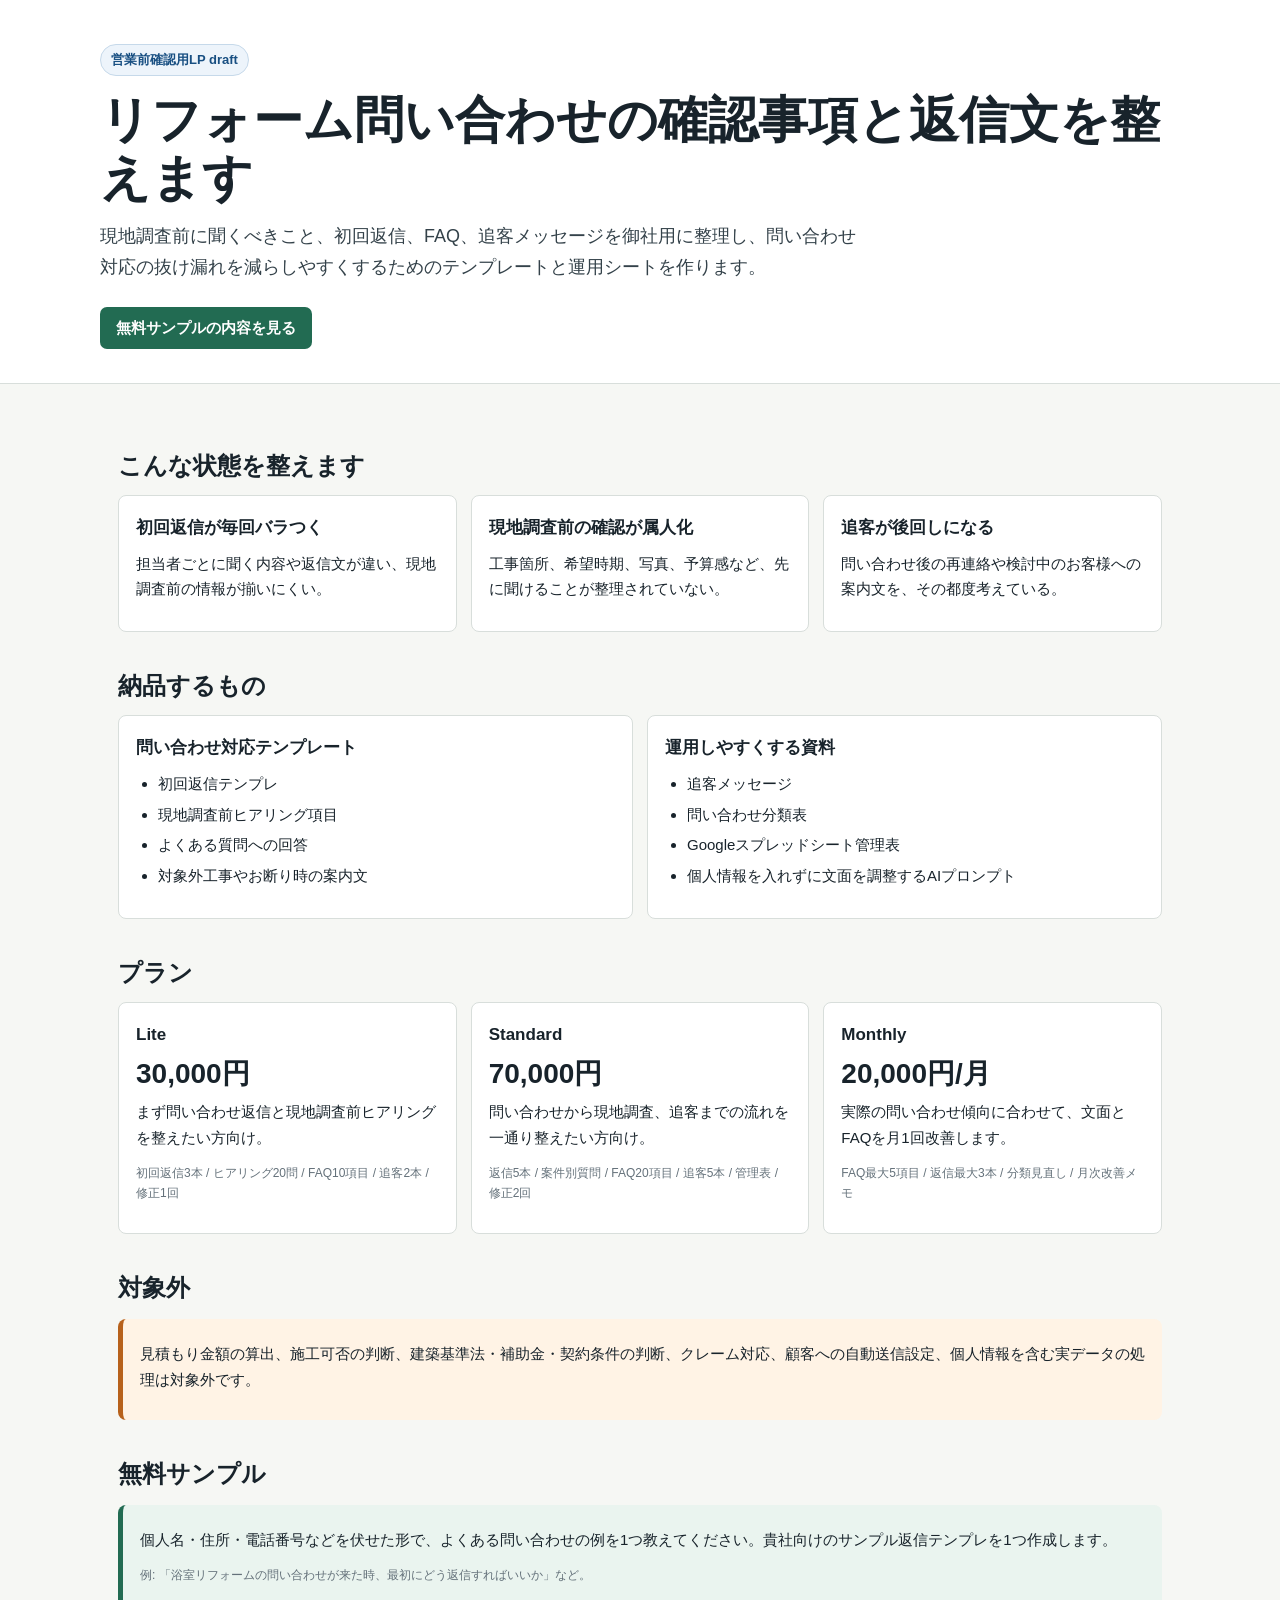
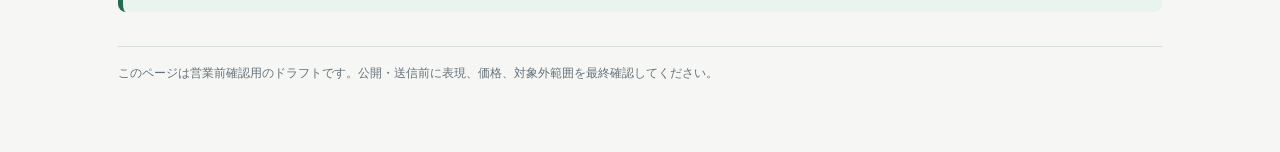
<file: docs/reform_inquiry_pack_lp.html>
<!doctype html>
<html lang="ja">
<head>
  <meta charset="utf-8">
  <meta name="viewport" content="width=device-width, initial-scale=1">
  <title>リフォーム問い合わせ整備パック</title>
  <style>
    :root {
      --bg: #f6f7f4;
      --paper: #ffffff;
      --ink: #18232b;
      --muted: #64717a;
      --line: #d8dedb;
      --green: #226b52;
      --blue: #265f9f;
      --amber: #b7611b;
      --soft-green: #eaf4ef;
      --soft-blue: #edf4fb;
      --soft-amber: #fff3e5;
    }
    * { box-sizing: border-box; }
    body {
      margin: 0;
      background: var(--bg);
      color: var(--ink);
      font-family: Arial, "Yu Gothic", Meiryo, sans-serif;
      line-height: 1.72;
      font-size: 15px;
    }
    header {
      background: #fff;
      border-bottom: 1px solid var(--line);
      padding: 44px 20px 34px;
    }
    main, .inner { max-width: 1080px; margin: 0 auto; }
    main { padding: 28px 18px 56px; }
    h1 { margin: 0 0 14px; font-size: clamp(31px, 5vw, 50px); line-height: 1.15; letter-spacing: 0; }
    h2 { margin: 38px 0 14px; font-size: 24px; line-height: 1.3; }
    h3 { margin: 0 0 8px; font-size: 17px; }
    p { margin: 7px 0 12px; }
    ul { margin: 8px 0 12px; padding-left: 22px; }
    li { margin: 5px 0; }
    .lead { max-width: 760px; color: #34424a; font-size: 18px; }
    .notice {
      display: inline-flex;
      align-items: center;
      min-height: 30px;
      padding: 4px 10px;
      border-radius: 999px;
      background: var(--soft-blue);
      border: 1px solid #c6d9ea;
      color: #184f82;
      font-size: 13px;
      font-weight: 700;
      margin-bottom: 16px;
    }
    .grid { display: grid; grid-template-columns: repeat(3, minmax(0, 1fr)); gap: 14px; }
    .grid.two { grid-template-columns: repeat(2, minmax(0, 1fr)); }
    .card {
      background: var(--paper);
      border: 1px solid var(--line);
      border-radius: 8px;
      padding: 17px;
    }
    .band {
      border-left: 5px solid var(--green);
      background: var(--soft-green);
      border-radius: 8px;
      padding: 15px 17px;
      margin: 16px 0;
    }
    .warn {
      border-left-color: var(--amber);
      background: var(--soft-amber);
    }
    .price {
      display: grid;
      grid-template-columns: repeat(3, minmax(0, 1fr));
      gap: 14px;
    }
    .price strong { display: block; font-size: 28px; line-height: 1.2; margin: 8px 0; }
    .button {
      display: inline-flex;
      align-items: center;
      justify-content: center;
      min-height: 42px;
      padding: 8px 16px;
      border-radius: 7px;
      background: var(--green);
      color: #fff;
      text-decoration: none;
      font-weight: 700;
      margin-top: 12px;
    }
    .small { color: var(--muted); font-size: 12px; }
    .footer { margin-top: 34px; padding-top: 16px; border-top: 1px solid var(--line); color: var(--muted); font-size: 12px; }
    @media (max-width: 860px) {
      .grid, .grid.two, .price { grid-template-columns: 1fr; }
      header { padding: 32px 16px 26px; }
      main { padding: 20px 14px 42px; }
    }
  </style>
</head>
<body>
  <header>
    <div class="inner">
      <div class="notice">営業前確認用LP draft</div>
      <h1>リフォーム問い合わせの確認事項と返信文を整えます</h1>
      <p class="lead">現地調査前に聞くべきこと、初回返信、FAQ、追客メッセージを御社用に整理し、問い合わせ対応の抜け漏れを減らしやすくするためのテンプレートと運用シートを作ります。</p>
      <a class="button" href="#sample">無料サンプルの内容を見る</a>
    </div>
  </header>

  <main>
    <section>
      <h2>こんな状態を整えます</h2>
      <div class="grid">
        <div class="card">
          <h3>初回返信が毎回バラつく</h3>
          <p>担当者ごとに聞く内容や返信文が違い、現地調査前の情報が揃いにくい。</p>
        </div>
        <div class="card">
          <h3>現地調査前の確認が属人化</h3>
          <p>工事箇所、希望時期、写真、予算感など、先に聞けることが整理されていない。</p>
        </div>
        <div class="card">
          <h3>追客が後回しになる</h3>
          <p>問い合わせ後の再連絡や検討中のお客様への案内文を、その都度考えている。</p>
        </div>
      </div>
    </section>

    <section>
      <h2>納品するもの</h2>
      <div class="grid two">
        <div class="card">
          <h3>問い合わせ対応テンプレート</h3>
          <ul>
            <li>初回返信テンプレ</li>
            <li>現地調査前ヒアリング項目</li>
            <li>よくある質問への回答</li>
            <li>対象外工事やお断り時の案内文</li>
          </ul>
        </div>
        <div class="card">
          <h3>運用しやすくする資料</h3>
          <ul>
            <li>追客メッセージ</li>
            <li>問い合わせ分類表</li>
            <li>Googleスプレッドシート管理表</li>
            <li>個人情報を入れずに文面を調整するAIプロンプト</li>
          </ul>
        </div>
      </div>
    </section>

    <section>
      <h2>プラン</h2>
      <div class="price">
        <div class="card">
          <h3>Lite</h3>
          <strong>30,000円</strong>
          <p>まず問い合わせ返信と現地調査前ヒアリングを整えたい方向け。</p>
          <p class="small">初回返信3本 / ヒアリング20問 / FAQ10項目 / 追客2本 / 修正1回</p>
        </div>
        <div class="card">
          <h3>Standard</h3>
          <strong>70,000円</strong>
          <p>問い合わせから現地調査、追客までの流れを一通り整えたい方向け。</p>
          <p class="small">返信5本 / 案件別質問 / FAQ20項目 / 追客5本 / 管理表 / 修正2回</p>
        </div>
        <div class="card">
          <h3>Monthly</h3>
          <strong>20,000円/月</strong>
          <p>実際の問い合わせ傾向に合わせて、文面とFAQを月1回改善します。</p>
          <p class="small">FAQ最大5項目 / 返信最大3本 / 分類見直し / 月次改善メモ</p>
        </div>
      </div>
    </section>

    <section>
      <h2>対象外</h2>
      <div class="band warn">
        <p>見積もり金額の算出、施工可否の判断、建築基準法・補助金・契約条件の判断、クレーム対応、顧客への自動送信設定、個人情報を含む実データの処理は対象外です。</p>
      </div>
    </section>

    <section id="sample">
      <h2>無料サンプル</h2>
      <div class="band">
        <p>個人名・住所・電話番号などを伏せた形で、よくある問い合わせの例を1つ教えてください。貴社向けのサンプル返信テンプレを1つ作成します。</p>
        <p class="small">例: 「浴室リフォームの問い合わせが来た時、最初にどう返信すればいいか」など。</p>
      </div>
    </section>

    <p class="footer">このページは営業前確認用のドラフトです。公開・送信前に表現、価格、対象外範囲を最終確認してください。</p>
  </main>
</body>
</html>
</file>
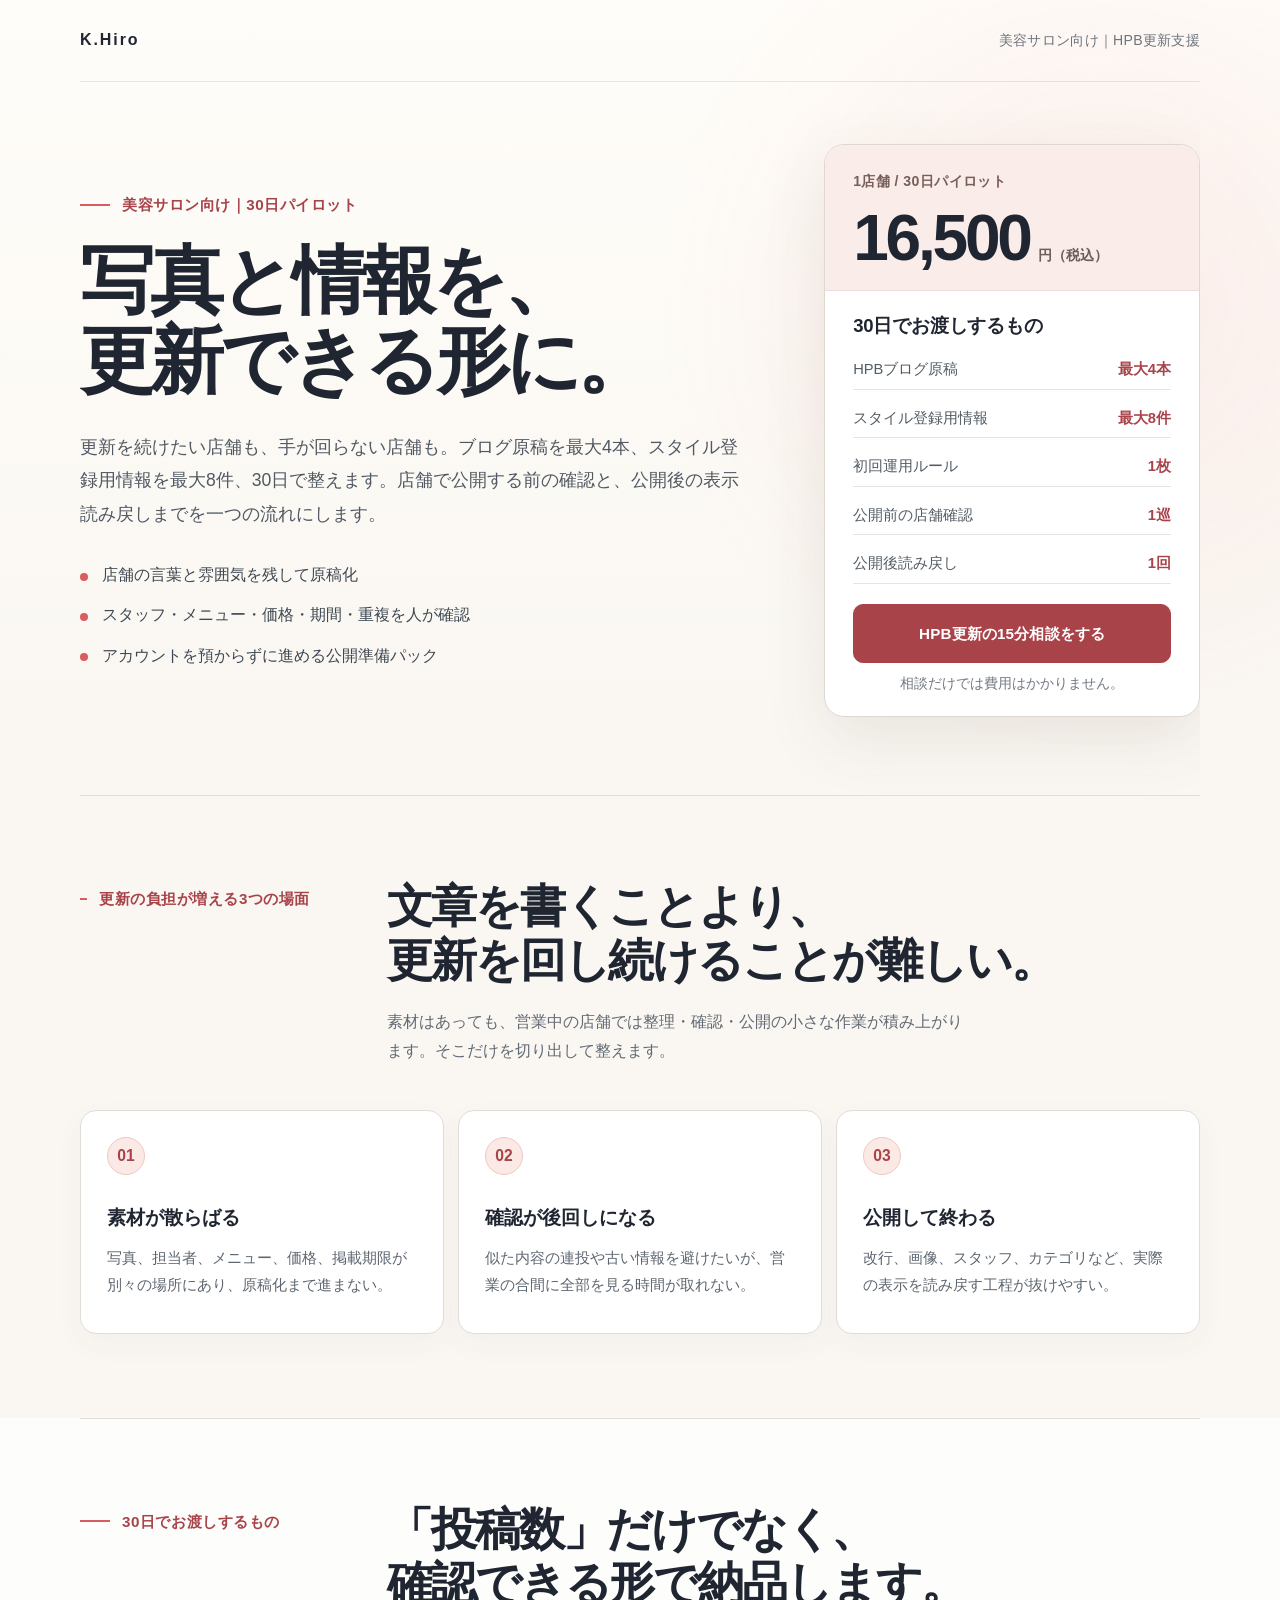
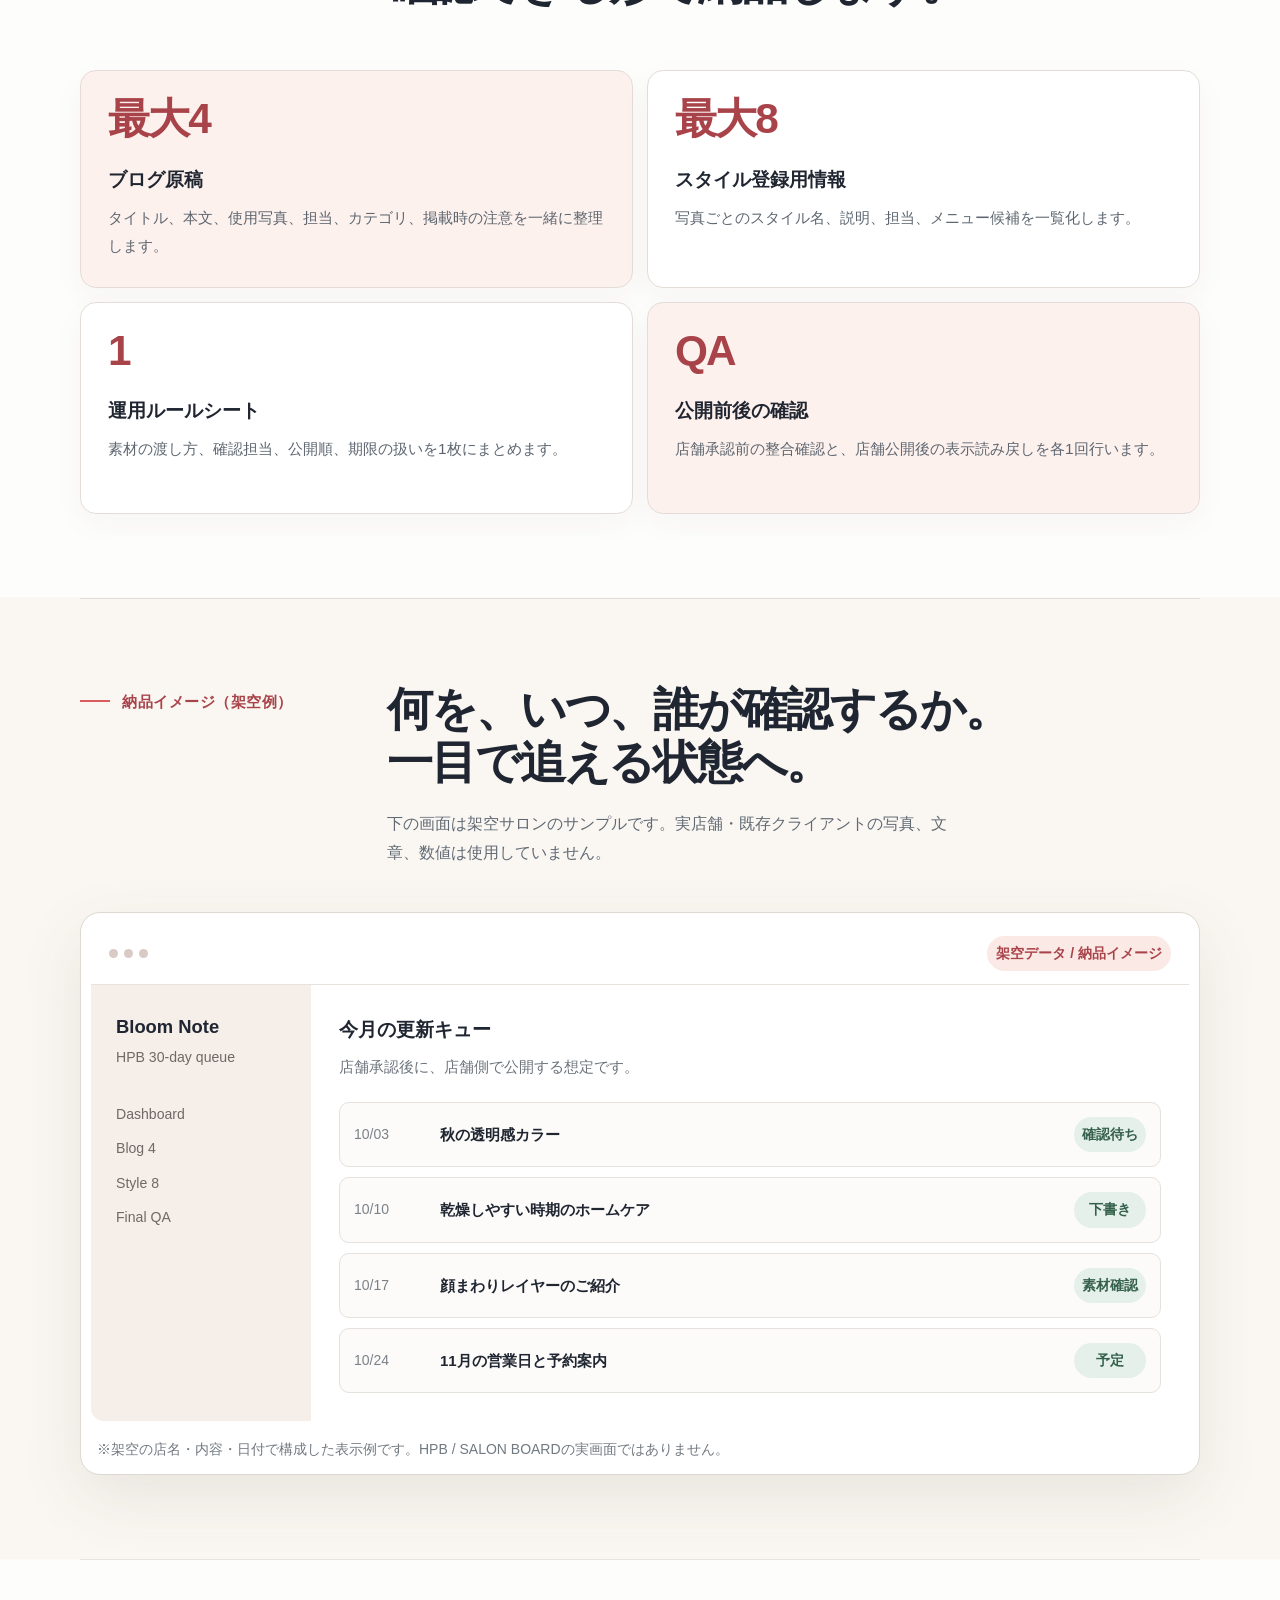
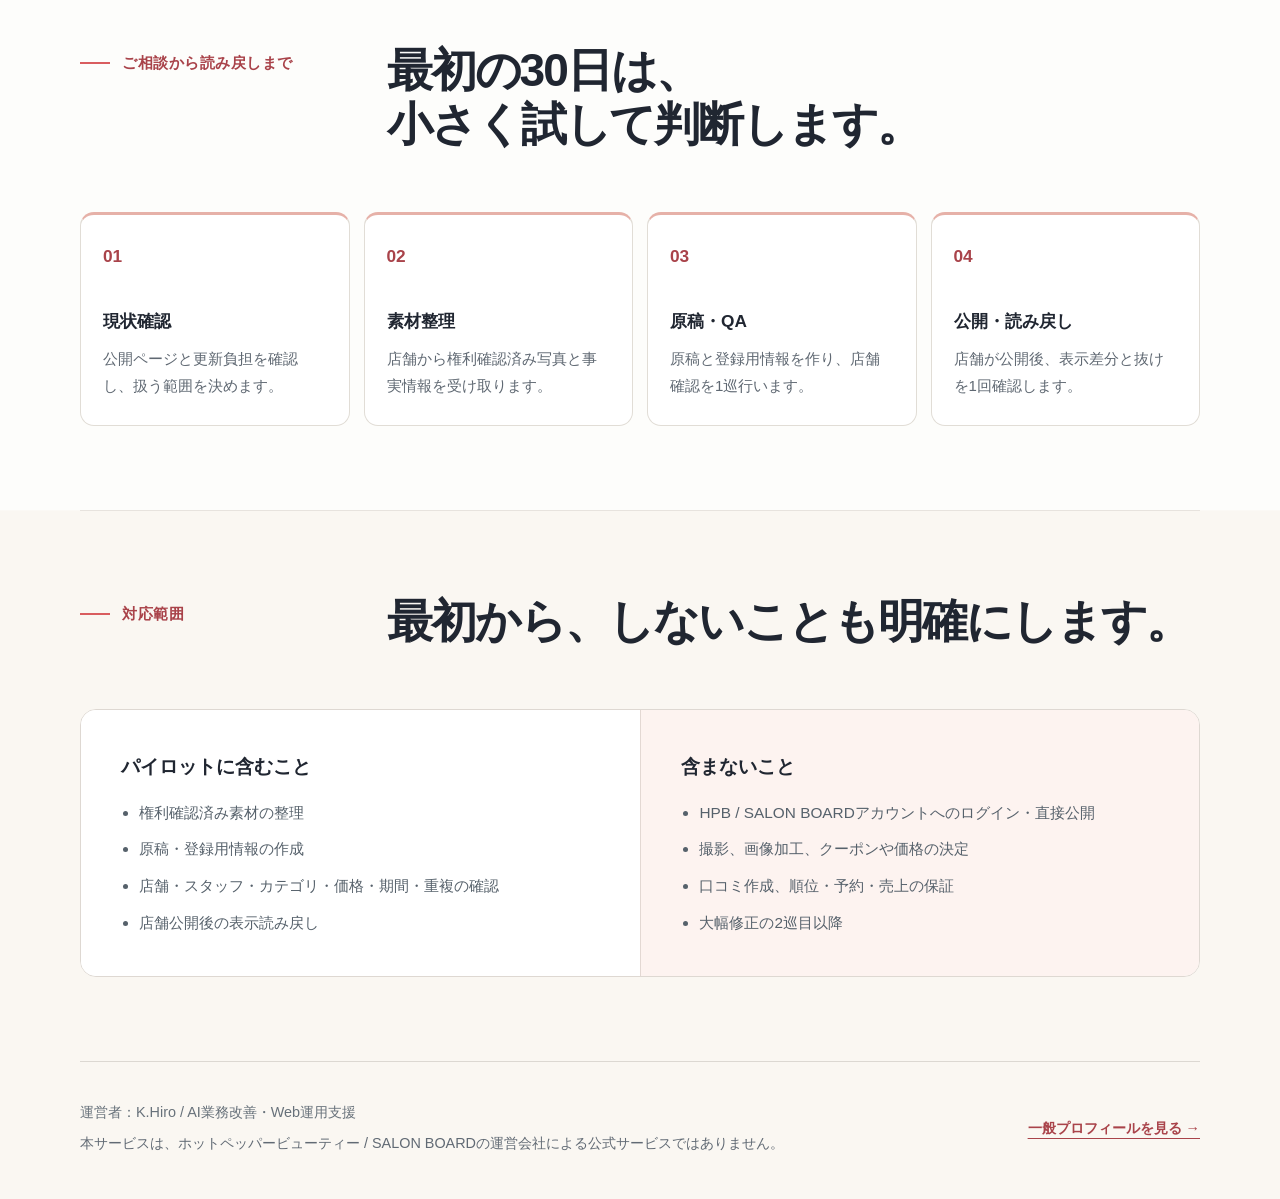
<file: docs/salon-hpb-support.html>
<!doctype html>
<html lang="ja">
<head>
  <meta charset="utf-8">
  <meta name="viewport" content="width=device-width, initial-scale=1">
  <meta name="description" content="美容サロン向け。HPBのブログ・スタイル更新を、公開準備と人手QAまで30日で整える運用支援。">
  <link rel="canonical" href="https://hirogure.github.io/review-impression-support/salon-hpb-support.html">
  <title>美容サロン向け HPB更新運用支援 | K.Hiro</title>
  <style>
    :root {
      --ink: #2a2421;
      --muted: #6e625c;
      --cream: #fbf7f2;
      --white: #fff;
      --line: #eadfd6;
      --rose: #a74454;
      --rose-dark: #7d2938;
      --rose-soft: #f7e8e8;
      --sage: #556b5f;
      --gold: #bd8b50;
      --shadow: 0 26px 80px rgba(71, 43, 36, .11);
    }

    * { box-sizing: border-box; }
    html { scroll-behavior: smooth; }
    body {
      margin: 0;
      overflow-x: hidden;
      color: var(--ink);
      background: var(--cream);
      font-family: "Yu Gothic", "Hiragino Kaku Gothic ProN", Meiryo, sans-serif;
      line-height: 1.75;
      -webkit-font-smoothing: antialiased;
    }
    a { color: inherit; }
    .wrap { width: min(1080px, calc(100% - 40px)); margin: 0 auto; }
    header { display: flex; align-items: center; justify-content: space-between; gap: 20px; padding: 22px 0; }
    .brand { font-weight: 800; letter-spacing: .04em; }
    .header-label { margin: 0; color: var(--muted); font-size: .8rem; }
    .hero {
      position: relative;
      display: grid;
      grid-template-columns: minmax(0, 1.08fr) minmax(320px, .92fr);
      gap: 54px;
      align-items: center;
      min-height: 670px;
      padding: 54px 0 86px;
    }
    .hero::before {
      content: "";
      position: absolute;
      top: 10%;
      right: 0;
      z-index: -1;
      width: clamp(320px, 48vw, 690px);
      height: clamp(320px, 48vw, 690px);
      border-radius: 50%;
      background: radial-gradient(circle at 35% 35%, #f8dfe0, #eed0c7 58%, transparent 60%);
      opacity: .82;
    }
    .eyebrow { margin: 0 0 18px; color: var(--rose); font-size: .76rem; font-weight: 900; letter-spacing: .15em; text-transform: uppercase; }
    h1, h2 { font-family: "Yu Mincho", "Hiragino Mincho ProN", serif; }
    h1 { margin: 0; font-size: clamp(2.55rem, 4.8vw, 4.35rem); font-weight: 600; letter-spacing: -.05em; line-height: 1.14; }
    .lead { max-width: 650px; margin: 28px 0 0; color: #514843; font-size: 1.08rem; }
    .promise { display: grid; gap: 11px; margin: 28px 0 0; padding: 0; list-style: none; }
    .promise li { position: relative; padding-left: 27px; }
    .promise li::before { content: "✓"; position: absolute; left: 0; color: var(--rose); font-weight: 900; }
    .offer-card {
      overflow: hidden;
      border: 1px solid rgba(167,68,84,.18);
      border-radius: 30px;
      background: rgba(255,255,255,.90);
      box-shadow: var(--shadow);
    }
    .offer-head { padding: 30px 32px 24px; background: #392f2d; color: var(--white); }
    .offer-head small { color: #eaded9; font-weight: 700; letter-spacing: .08em; }
    .price { display: flex; align-items: baseline; gap: 8px; margin-top: 10px; }
    .price strong { font-family: Georgia, serif; font-size: clamp(2.8rem, 6vw, 4.5rem); line-height: 1; }
    .price span { font-weight: 800; }
    .offer-body { padding: 28px 32px 32px; }
    .offer-body h2 { margin: 0 0 16px; font-size: 1.35rem; }
    .offer-body ul { display: grid; gap: 9px; margin: 0; padding: 0; list-style: none; }
    .offer-body li { display: flex; justify-content: space-between; gap: 20px; padding-bottom: 9px; border-bottom: 1px solid var(--line); font-size: .92rem; }
    .offer-body li strong { color: var(--rose-dark); white-space: nowrap; }
    .button {
      display: flex;
      width: 100%;
      min-height: 58px;
      align-items: center;
      justify-content: center;
      margin-top: 26px;
      padding: 15px 20px;
      border: 1px solid var(--rose);
      border-radius: 999px;
      background: var(--rose);
      color: var(--white);
      font-weight: 900;
      text-align: center;
      text-decoration: none;
      transition: transform .2s ease, background .2s ease;
    }
    .button:hover { transform: translateY(-2px); background: var(--rose-dark); }
    .cta-note { margin: 11px 0 0; color: var(--muted); font-size: .76rem; text-align: center; }
    section { margin-bottom: 98px; }
    .section-head { max-width: 760px; margin-bottom: 34px; }
    h2 { margin: 0; font-size: clamp(2rem, 4.5vw, 3.5rem); font-weight: 600; line-height: 1.28; }
    .section-head p:not(.eyebrow) { margin: 18px 0 0; color: var(--muted); }
    .pain-grid { display: grid; grid-template-columns: repeat(3, 1fr); gap: 16px; }
    .pain { padding: 28px; border: 1px solid var(--line); border-radius: 22px; background: rgba(255,255,255,.68); }
    .pain span { display: grid; width: 42px; height: 42px; place-items: center; border-radius: 50%; background: var(--rose-soft); color: var(--rose-dark); font-weight: 900; }
    .pain h3 { margin: 26px 0 9px; font-size: 1.08rem; }
    .pain p { margin: 0; color: var(--muted); font-size: .91rem; }
    .deliverables { display: grid; grid-template-columns: 1fr 1fr; gap: 20px; }
    .deliverable { padding: 32px; border-radius: 24px; background: var(--white); box-shadow: 0 16px 50px rgba(71,43,36,.06); }
    .deliverable b { display: block; color: var(--rose); font-family: Georgia, serif; font-size: 2.7rem; line-height: 1; }
    .deliverable h3 { margin: 16px 0 8px; font-size: 1.1rem; }
    .deliverable p { margin: 0; color: var(--muted); font-size: .92rem; }
    .sample-shell { padding: 14px; border: 1px solid var(--line); border-radius: 30px; background: #f0e8e2; box-shadow: var(--shadow); }
    .sample-window { overflow: hidden; border-radius: 20px; background: var(--white); }
    .sample-bar { display: flex; align-items: center; justify-content: space-between; gap: 18px; padding: 15px 20px; border-bottom: 1px solid var(--line); }
    .dots { display: flex; gap: 6px; }
    .dots i { width: 9px; height: 9px; border-radius: 50%; background: #ddc5bc; }
    .sample-badge { padding: 5px 9px; border-radius: 999px; background: var(--rose-soft); color: var(--rose-dark); font-size: .7rem; font-weight: 900; }
    .sample-content { display: grid; grid-template-columns: 210px minmax(0, 1fr); min-height: 390px; }
    .sample-side { padding: 25px; background: #382f2c; color: var(--white); }
    .sample-side strong { display: block; font-family: Georgia, serif; font-size: 1.15rem; }
    .sample-side small { color: #dacbc5; }
    .sample-side ul { display: grid; gap: 9px; margin: 30px 0 0; padding: 0; list-style: none; color: #eadfd9; font-size: .78rem; }
    .sample-main { padding: 28px; }
    .sample-main h3 { margin: 0; font-size: 1.15rem; }
    .sample-main > p { margin: 6px 0 22px; color: var(--muted); font-size: .82rem; }
    .queue { display: grid; gap: 10px; }
    .queue-item { display: grid; grid-template-columns: 72px minmax(0,1fr) 72px; gap: 14px; align-items: center; padding: 14px; border: 1px solid var(--line); border-radius: 14px; }
    .queue-item time { color: var(--muted); font-size: .75rem; }
    .queue-item b { font-size: .87rem; }
    .status { padding: 5px 7px; border-radius: 999px; background: #edf2ee; color: #405c4d; font-size: .67rem; font-weight: 900; text-align: center; }
    .sample-caption { margin: 16px 6px 2px; color: var(--muted); font-size: .76rem; }
    .steps { counter-reset: step; display: grid; grid-template-columns: repeat(4, 1fr); gap: 12px; }
    .step { counter-increment: step; padding: 24px 20px; border-top: 3px solid var(--rose); background: rgba(255,255,255,.55); }
    .step::before { content: "0" counter(step); display: block; margin-bottom: 38px; color: var(--rose); font-family: Georgia, serif; font-size: 1rem; font-weight: 700; }
    .step h3 { margin: 0 0 8px; font-size: 1rem; }
    .step p { margin: 0; color: var(--muted); font-size: .85rem; }
    .boundary { display: grid; grid-template-columns: 1fr 1fr; overflow: hidden; border: 1px solid var(--line); border-radius: 26px; }
    .boundary > div { padding: 34px; background: var(--white); }
    .boundary > div + div { border-left: 1px solid var(--line); background: #f3eee9; }
    .boundary h3 { margin: 0 0 14px; font-size: 1.1rem; }
    .boundary ul { display: grid; gap: 9px; margin: 0; padding-left: 1.2em; color: var(--muted); font-size: .9rem; }
    .profile-link { display: flex; align-items: center; justify-content: space-between; gap: 22px; padding: 26px 0 34px; border-top: 1px solid var(--line); color: var(--muted); font-size: .83rem; }
    .profile-link a { color: var(--rose-dark); font-weight: 900; text-underline-offset: 5px; }
    .legal-note { display: block; margin-top: 5px; color: var(--muted); }
    a:focus-visible { outline: 3px solid #dda667; outline-offset: 4px; }

    @media (max-width: 820px) {
      .hero { grid-template-columns: 1fr; min-height: auto; padding-top: 40px; }
      .pain-grid, .steps { grid-template-columns: 1fr 1fr; }
      .sample-content { grid-template-columns: 1fr; }
      .sample-side { min-height: auto; }
      .sample-side ul { grid-template-columns: repeat(3, 1fr); margin-top: 20px; }
    }

    @media (max-width: 560px) {
      .wrap { width: min(100% - 26px, 1080px); }
      header { align-items: flex-start; }
      .header-label { max-width: 185px; text-align: right; }
      .hero { gap: 34px; padding-bottom: 66px; }
      h1 { font-size: clamp(2.4rem, 13vw, 3.6rem); }
      .lead { font-size: 1rem; }
      .offer-head, .offer-body { padding-left: 24px; padding-right: 24px; }
      section { margin-bottom: 68px; }
      .pain-grid, .deliverables, .steps, .boundary { grid-template-columns: 1fr; }
      .sample-shell { margin-inline: -4px; padding: 7px; border-radius: 22px; }
      .sample-window { border-radius: 16px; }
      .sample-bar { padding: 13px 14px; }
      .sample-side { padding: 21px; }
      .sample-side ul { grid-template-columns: 1fr; gap: 5px; }
      .sample-main { padding: 20px 14px; }
      .queue-item { grid-template-columns: 58px minmax(0, 1fr); gap: 8px; }
      .queue-item .status { grid-column: 2; justify-self: start; }
      .boundary > div + div { border-top: 1px solid var(--line); border-left: 0; }
      .profile-link { align-items: flex-start; flex-direction: column; }
    }

    /* Visual refresh r3: high-contrast premium salon operations */
    :root {
      --ink: #f5f7fa;
      --muted: #99a3b2;
      --cream: #090b10;
      --white: #ffffff;
      --line: #29313d;
      --rose: #ff746b;
      --rose-dark: #ff9d92;
      --rose-soft: #2a171a;
      --sage: #75e6c7;
      --gold: #ffd176;
      --shadow: 0 30px 100px rgba(0,0,0,.42);
    }
    body {
      color: var(--ink);
      background:
        radial-gradient(circle at 76% 8%, rgba(255,116,107,.11), transparent 28rem),
        var(--cream);
      font-family: Inter, Aptos, "Segoe UI", "Noto Sans JP", "Yu Gothic UI", Meiryo, sans-serif;
      line-height: 1.72;
    }
    html { overflow-x: clip; }
    .wrap { width: min(1160px, calc(100% - 64px)); }
    header { padding: 30px 0; border-bottom: 1px solid rgba(255,255,255,.08); }
    .brand { font-size: .92rem; letter-spacing: .16em; }
    .header-label { color: #808a99; font-size: .74rem; letter-spacing: .08em; }
    .hero {
      grid-template-columns: minmax(0, 1.25fr) minmax(340px, .75fr);
      gap: clamp(52px, 7vw, 98px);
      min-height: 720px;
      padding: 96px 0 126px;
      overflow: clip;
    }
    .hero::before {
      top: 4%;
      right: -8%;
      width: clamp(300px, 40vw, 620px);
      height: clamp(300px, 40vw, 620px);
      border: 1px solid rgba(255,116,107,.18);
      background:
        linear-gradient(rgba(255,255,255,.025) 1px, transparent 1px),
        linear-gradient(90deg, rgba(255,255,255,.025) 1px, transparent 1px);
      background-size: 32px 32px;
      opacity: 1;
      transform: rotate(10deg);
    }
    .eyebrow {
      display: inline-flex;
      width: max-content;
      min-height: 30px;
      align-items: center;
      margin-bottom: 24px;
      padding: 6px 10px;
      border: 1px solid #473034;
      border-radius: 999px;
      background: #171014;
      color: var(--rose);
      font-family: ui-monospace, "SFMono-Regular", Consolas, monospace;
      font-size: .66rem;
      font-weight: 700;
      letter-spacing: .14em;
    }
    h1, h2 { font-family: Inter, Aptos, "Segoe UI", "Noto Sans JP", "Yu Gothic UI", Meiryo, sans-serif; }
    h1 {
      max-width: 760px;
      font-size: clamp(3.2rem, 6.5vw, 6rem);
      font-weight: 760;
      letter-spacing: -.065em;
      line-height: 1;
    }
    .lead { max-width: 690px; margin-top: 34px; color: #b8c0cc; font-size: 1.07rem; }
    .promise { gap: 13px; margin-top: 34px; color: #cbd2dc; font-size: .9rem; }
    .promise li { padding-left: 22px; }
    .promise li::before { content: ""; top: .72em; width: 8px; height: 8px; border-radius: 50%; background: var(--rose); }
    .offer-card {
      border-color: #303946;
      border-radius: 20px;
      background: rgba(16,21,29,.92);
      box-shadow: var(--shadow);
      backdrop-filter: blur(18px);
    }
    .offer-head { padding: 32px; border-bottom: 1px solid #303946; background: transparent; }
    .offer-head small { color: #8d98a7; font-family: ui-monospace, monospace; font-size: .68rem; letter-spacing: .12em; }
    .price { margin-top: 18px; }
    .price strong { color: var(--white); font-family: Inter, Aptos, sans-serif; font-size: clamp(3rem, 6vw, 4.8rem); font-weight: 760; letter-spacing: -.055em; }
    .price span { color: #aab4c1; font-size: .78rem; }
    .offer-body { padding: 30px 32px 34px; }
    .offer-body h2 { margin-bottom: 20px; color: #f0f3f7; font-size: 1rem; font-weight: 700; letter-spacing: -.01em; }
    .offer-body li { padding: 11px 0; border-color: #29313c; color: #aeb7c3; font-size: .82rem; }
    .offer-body li strong { color: var(--rose-dark); }
    .button {
      min-height: 52px;
      margin-top: 28px;
      border-color: var(--rose);
      border-radius: 12px;
      background: var(--rose);
      color: #160908;
      font-size: .86rem;
      letter-spacing: .02em;
    }
    .button:hover { background: #ff958c; }
    .cta-note { color: #707b8a; }
    section {
      margin-bottom: 0;
      padding-top: 140px;
      padding-bottom: 140px;
      border-top: 1px solid var(--line);
    }
    section:nth-of-type(even) {
      background: #0d1118;
      box-shadow: 0 0 0 100vmax #0d1118;
      clip-path: inset(0 -100vmax);
    }
    .section-head {
      display: grid;
      max-width: none;
      grid-template-columns: 210px minmax(0, 1fr);
      gap: 18px clamp(42px, 7vw, 96px);
      margin-bottom: 62px;
    }
    .section-head .eyebrow { grid-row: 1 / span 2; align-self: start; margin: 4px 0 0; }
    h2 { color: var(--white); font-size: clamp(2.15rem, 4.7vw, 4rem); font-weight: 730; letter-spacing: -.05em; line-height: 1.08; }
    .section-head p:not(.eyebrow) { grid-column: 2; max-width: 710px; margin: 6px 0 0; color: var(--muted); }
    .pain-grid { gap: 12px; }
    .pain {
      min-height: 270px;
      padding: 30px;
      border-color: var(--line);
      border-radius: 16px;
      background: #10151c;
    }
    .pain span { width: auto; height: auto; justify-content: start; border-radius: 0; background: none; color: var(--rose); font-family: ui-monospace, monospace; font-size: .68rem; letter-spacing: .12em; }
    .pain h3 { margin-top: 64px; color: #f0f3f7; }
    .pain p { color: #8f99a8; }
    .deliverables { gap: 12px; }
    .deliverable {
      min-height: 230px;
      padding: 34px;
      border: 1px solid #e3e6ea;
      border-radius: 16px;
      background: #f2f3f5;
      color: #12161d;
      box-shadow: none;
    }
    .deliverable b { color: #e14843; font-family: Inter, Aptos, sans-serif; font-size: 2.9rem; font-weight: 750; letter-spacing: -.05em; }
    .deliverable h3 { margin-top: 30px; }
    .deliverable p { color: #606a78; }
    .sample-shell { padding: 10px; border-color: #303946; border-radius: 20px; background: #111722; box-shadow: var(--shadow); }
    .sample-window { border-radius: 13px; background: #0c1118; }
    .sample-bar { padding: 13px 18px; border-color: #27313d; }
    .dots i { background: #3a4553; }
    .sample-badge { background: #25171a; color: var(--rose-dark); }
    .sample-content { grid-template-columns: 220px minmax(0, 1fr); }
    .sample-side { background: #101722; }
    .sample-side strong { color: var(--white); font-family: Inter, Aptos, sans-serif; font-weight: 730; }
    .sample-side small, .sample-side ul { color: #7f8c9d; }
    .sample-main h3 { color: #f0f3f7; }
    .sample-main > p { color: #7f8b99; }
    .queue-item { border-color: #26313d; border-radius: 10px; background: #111821; }
    .queue-item time { color: #707c8b; }
    .status { background: #13251f; color: #79e4c6; }
    .sample-caption { color: #758190; }
    .steps { gap: 12px; }
    .step { min-height: 250px; padding: 28px 24px; border-top: 1px solid #3b4654; border-radius: 14px; background: #11161e; }
    .step::before { margin-bottom: 66px; color: var(--rose); font-family: ui-monospace, monospace; font-size: .68rem; letter-spacing: .12em; }
    .step h3 { color: #edf1f6; }
    .step p { color: #8b96a5; }
    .boundary { border-color: #303946; border-radius: 16px; }
    .boundary > div { padding: 42px; background: #11161e; }
    .boundary > div + div { border-color: #303946; background: #0e131a; }
    .boundary h3 { color: #eef2f7; }
    .boundary ul { color: #929dac; }
    .profile-link { padding: 42px 0; border-color: #27313d; color: #727e8d; }
    .profile-link a { color: #d8dfe8; }
    @media (max-width: 820px) {
      .wrap { width: min(100% - 40px, 1160px); }
      .hero { grid-template-columns: 1fr; min-height: auto; padding: 80px 0 110px; }
      .offer-card { max-width: 620px; }
      .section-head { grid-template-columns: 1fr; gap: 28px; }
      .section-head .eyebrow { grid-row: auto; }
      .section-head p:not(.eyebrow) { grid-column: 1; }
    }
    @media (max-width: 560px) {
      .wrap { width: min(100% - 28px, 1160px); }
      header { padding: 20px 0; }
      .hero { gap: 48px; padding: 68px 0 94px; }
      .hero::before { top: 14%; right: -45%; }
      h1 { font-size: clamp(3rem, 14.5vw, 4.2rem); }
      .offer-head, .offer-body { padding-left: 24px; padding-right: 24px; }
      section { padding-top: 104px; padding-bottom: 104px; }
      .section-head { margin-bottom: 44px; }
      .pain, .deliverable, .step { min-height: 0; }
      .pain h3 { margin-top: 44px; }
      .sample-content { grid-template-columns: 1fr; }
      .sample-shell { margin-inline: 0; }
      .boundary > div { padding: 32px 26px; }
    }

    /* Candidate r4: warm, readable salon-service presentation */
    :root {
      --ink: #202631;
      --muted: #616a74;
      --cream: #faf7f2;
      --white: #ffffff;
      --line: #e1ddd6;
      --rose: #d95d5f;
      --rose-dark: #a9434a;
      --rose-soft: #fbe9e5;
      --sage: #537966;
      --gold: #bb843f;
      --shadow: 0 22px 64px rgba(75,55,48,.10);
    }
    html { overflow-x: clip; background: var(--cream); }
    body {
      color: var(--ink);
      background:
        radial-gradient(circle at 86% 7%, rgba(217,93,95,.09), transparent 28rem),
        linear-gradient(180deg, #fffdf9 0, var(--cream) 46rem);
      font-family: Inter, Aptos, "Segoe UI", "Noto Sans JP", "Yu Gothic UI", Meiryo, sans-serif;
      font-size: 16px;
      line-height: 1.8;
    }
    .wrap { width: min(1120px, calc(100% - 64px)); }
    header { padding: 26px 0; border-bottom: 1px solid rgba(32,38,49,.10); }
    .brand { color: var(--ink); font-size: 1rem; letter-spacing: .12em; }
    .header-label { color: #6c747d; font-size: .88rem; letter-spacing: .02em; }
    .hero {
      grid-template-columns: minmax(0, 1.28fr) minmax(340px, .72fr);
      gap: clamp(50px, 7vw, 90px);
      min-height: 650px;
      padding: 82px 0 104px;
      overflow: clip;
    }
    .hero::before {
      top: 6%;
      right: -6%;
      width: clamp(320px, 42vw, 590px);
      height: clamp(320px, 42vw, 590px);
      border: 1px solid rgba(217,93,95,.14);
      background: radial-gradient(circle at center, rgba(217,93,95,.055), transparent 68%);
      opacity: 1;
      transform: none;
    }
    .eyebrow {
      display: flex;
      width: auto;
      min-height: 0;
      align-items: center;
      margin-bottom: 22px;
      padding: 0;
      border: 0;
      border-radius: 0;
      background: none;
      color: var(--rose-dark);
      font-family: Inter, Aptos, "Segoe UI", "Noto Sans JP", sans-serif;
      font-size: .95rem;
      font-weight: 760;
      letter-spacing: .035em;
      text-transform: none;
    }
    .eyebrow::before { content: ""; width: 30px; height: 2px; margin-right: 12px; background: var(--rose); }
    h1, h2 { color: var(--ink); font-family: Inter, Aptos, "Segoe UI", "Noto Sans JP", "Yu Gothic UI", Meiryo, sans-serif; }
    h1 {
      max-width: 720px;
      font-size: clamp(3.2rem, 5.8vw, 4.9rem);
      font-weight: 760;
      letter-spacing: -.055em;
      line-height: 1.08;
    }
    .lead { max-width: 680px; margin-top: 30px; color: #505963; font-size: 1.1rem; line-height: 1.9; }
    .promise { gap: 12px; margin-top: 30px; color: #3e4852; font-size: .98rem; }
    .promise li { padding-left: 22px; }
    .promise li::before { content: ""; top: .73em; width: 8px; height: 8px; border-radius: 50%; background: var(--rose); }
    .offer-card {
      border: 1px solid #ded8d1;
      border-radius: 20px;
      background: #fff;
      box-shadow: var(--shadow);
      backdrop-filter: none;
    }
    .offer-head { padding: 30px 32px 26px; border-bottom: 1px solid #eadfda; background: #faece8; color: var(--ink); }
    .offer-head small { color: #775e5b; font-family: inherit; font-size: .88rem; font-weight: 750; letter-spacing: .03em; }
    .price { margin-top: 15px; }
    .price strong { color: var(--ink); font-family: Inter, Aptos, sans-serif; font-size: clamp(3.1rem, 5.5vw, 4.5rem); font-weight: 770; letter-spacing: -.05em; }
    .price span { color: #695f5e; font-size: .9rem; }
    .offer-body { padding: 28px 32px 32px; }
    .offer-body h2 { margin-bottom: 18px; color: var(--ink); font-size: 1.16rem; font-weight: 760; }
    .offer-body li { padding: 10px 0; border-color: #e8e3de; color: #525c65; font-size: .92rem; }
    .offer-body li strong { color: var(--rose-dark); }
    .button {
      min-height: 54px;
      margin-top: 26px;
      border-color: var(--rose-dark);
      border-radius: 10px;
      background: var(--rose-dark);
      color: #fff;
      font-size: .95rem;
      letter-spacing: .01em;
      box-shadow: none;
    }
    .button:hover { background: #bf4d55; }
    .button:focus-visible, a:focus-visible { outline: 3px solid rgba(217,93,95,.28); outline-offset: 3px; }
    .cta-note { color: #727982; font-size: .84rem; }
    section {
      margin-bottom: 0;
      padding-top: 112px;
      padding-bottom: 112px;
      border-top: 1px solid var(--line);
    }
    section:nth-of-type(even) {
      background: rgba(255,255,255,.72);
      box-shadow: 0 0 0 100vmax rgba(255,255,255,.72);
      clip-path: inset(0 -100vmax);
    }
    .section-head {
      display: grid;
      max-width: none;
      grid-template-columns: 190px minmax(0, 1fr);
      gap: 16px clamp(38px, 6vw, 80px);
      margin-bottom: 52px;
    }
    .section-head .eyebrow { grid-row: 1 / span 2; align-self: start; margin: 5px 0 0; }
    h2 { color: var(--ink); font-size: clamp(2.2rem, 4vw, 3.35rem); font-weight: 750; letter-spacing: -.045em; line-height: 1.17; }
    .section-head p:not(.eyebrow) { grid-column: 2; max-width: 700px; margin: 4px 0 0; color: var(--muted); font-size: 1rem; }
    .pain-grid { gap: 14px; }
    .pain { min-height: 245px; padding: 30px; border: 1px solid var(--line); border-radius: 16px; background: #fff; box-shadow: 0 10px 30px rgba(75,55,48,.04); }
    .pain span {
      display: inline-flex;
      width: 38px;
      height: 38px;
      align-items: center;
      justify-content: center;
      border: 1px solid #efc9c2;
      border-radius: 50%;
      background: var(--rose-soft);
      color: var(--rose-dark);
      font-family: inherit;
      font-size: .98rem;
      font-weight: 780;
      letter-spacing: 0;
    }
    .pain h3 { margin-top: 34px; color: var(--ink); font-size: 1.18rem; }
    .pain p { color: #5d6670; font-size: .96rem; }
    .deliverables { gap: 14px; }
    .deliverable { min-height: 230px; padding: 32px; border: 1px solid #e4ddd7; border-radius: 16px; background: #fff; color: var(--ink); box-shadow: 0 10px 30px rgba(75,55,48,.04); }
    .deliverable:nth-child(1), .deliverable:nth-child(4) { background: #fdf1ed; }
    .deliverable b { color: var(--rose-dark); font-family: Inter, Aptos, sans-serif; font-size: 2.65rem; font-weight: 760; letter-spacing: -.045em; }
    .deliverable h3 { margin-top: 26px; color: var(--ink); font-size: 1.16rem; }
    .deliverable p { color: #5d6670; font-size: .96rem; }
    .sample-shell { padding: 10px; border: 1px solid #ddd8d1; border-radius: 20px; background: #fff; box-shadow: var(--shadow); }
    .sample-window { border-radius: 13px; background: #fff; }
    .sample-bar { padding: 13px 18px; border-color: #e7e2dc; }
    .dots i { background: #d8cbc5; }
    .sample-badge { background: var(--rose-soft); color: var(--rose-dark); font-size: .82rem; }
    .sample-content { grid-template-columns: 220px minmax(0, 1fr); }
    .sample-side { background: #f5eee9; }
    .sample-side strong { color: var(--ink); font-family: Inter, Aptos, sans-serif; font-weight: 750; }
    .sample-side small, .sample-side ul { color: #6f6967; font-size: .88rem; }
    .sample-main { background: #fff; }
    .sample-main h3 { color: var(--ink); font-size: 1.2rem; }
    .sample-main > p { color: #6b737b; font-size: .92rem; }
    .queue-item { border: 1px solid #e5e1dc; border-radius: 10px; background: #fcfbf9; }
    .queue-item time { color: #7a8188; font-size: .82rem; }
    .queue-item b { color: var(--ink); font-size: .94rem; }
    .status { background: #e5f0eb; color: #35614c; font-size: .78rem; }
    .sample-caption { color: #717981; font-size: .84rem; }
    .steps { gap: 14px; }
    .step { min-height: 235px; padding: 28px 24px; border: 1px solid var(--line); border-top: 3px solid #e6b1a8; border-radius: 14px; background: #fff; }
    .step::before { margin-bottom: 46px; color: var(--rose-dark); font-family: inherit; font-size: 1rem; font-weight: 780; letter-spacing: 0; }
    .step h3 { color: var(--ink); font-size: 1.08rem; }
    .step p { color: #5f6872; font-size: .94rem; }
    .boundary { border: 1px solid #ded8d2; border-radius: 16px; background: #fff; }
    .boundary > div { padding: 40px; background: #fff; }
    .boundary > div + div { border-color: #e3d8d3; background: #fdf3f0; }
    .boundary h3 { color: var(--ink); font-size: 1.2rem; }
    .boundary ul { color: #56616b; font-size: .96rem; }
    .profile-link { padding: 38px 0 42px; border-color: #dcd8d2; color: #67717a; font-size: .88rem; }
    .profile-link a { color: var(--rose-dark); }
    @media (max-width: 820px) {
      .wrap { width: min(100% - 40px, 1120px); }
      .hero { grid-template-columns: 1fr; min-height: auto; padding: 72px 0 96px; }
      .offer-card { max-width: 620px; }
      .section-head { grid-template-columns: 1fr; gap: 18px; }
      .section-head .eyebrow { grid-row: auto; }
      .section-head p:not(.eyebrow) { grid-column: 1; }
    }
    @media (max-width: 560px) {
      .wrap { width: min(100% - 30px, 1120px); }
      header { padding: 19px 0; }
      .header-label { max-width: 185px; font-size: .8rem; line-height: 1.45; text-align: right; }
      .hero { gap: 40px; padding: 58px 0 80px; }
      .hero::before { top: 12%; right: -48%; }
      h1 { font-size: clamp(2.75rem, 13.5vw, 3.75rem); }
      .lead { font-size: 1rem; }
      .offer-head, .offer-body { padding-left: 24px; padding-right: 24px; }
      section { padding-top: 86px; padding-bottom: 86px; }
      .section-head { margin-bottom: 36px; }
      .pain, .deliverable, .step { min-height: 0; }
      .pain h3 { margin-top: 28px; }
      .sample-content { grid-template-columns: 1fr; }
      .sample-shell { margin-inline: 0; }
      .boundary > div { padding: 30px 25px; }
    }

    /* Self-evaluation round 1: remove stacked whitespace and bring the CTA into view */
    .hero { gap: clamp(46px, 6vw, 76px); min-height: 0; padding-top: 66px; padding-bottom: 78px; }
    .offer-head { padding: 22px 28px 20px; }
    .price { margin-top: 10px; }
    .price strong { font-size: clamp(3rem, 5vw, 4rem); }
    .offer-body { padding: 24px 28px 26px; }
    .offer-body h2 { margin-bottom: 14px; }
    .offer-body li { padding-top: 6px; padding-bottom: 6px; }
    .button { min-height: 52px; margin-top: 20px; }
    .cta-note { margin-top: 8px; }
    section { padding-top: 84px; padding-bottom: 84px; }
    .section-head { grid-template-columns: 230px minmax(0, 1fr); margin-bottom: 44px; }
    .section-head .eyebrow { white-space: nowrap; }
    @media (max-width: 820px) {
      .hero { padding-top: 60px; padding-bottom: 72px; }
      .section-head { grid-template-columns: 1fr; }
      .section-head .eyebrow { white-space: normal; }
    }
    @media (max-width: 560px) {
      .hero { gap: 34px; padding-top: 46px; padding-bottom: 64px; }
      section { padding-top: 64px; padding-bottom: 64px; }
      .offer-head, .offer-body { padding-left: 22px; padding-right: 22px; }
      .section-head { margin-bottom: 30px; }
    }

    /* Self-evaluation round 2: tune card density and heading pressure */
    h2 { font-size: clamp(2.1rem, 3.6vw, 3.05rem); }
    .pain { min-height: 224px; padding: 26px; }
    .pain h3 { margin-top: 26px; }
    .deliverable { min-height: 212px; padding: 27px; }
    .deliverable h3 { margin-top: 22px; }
    .step { min-height: 210px; padding: 26px 22px; }
    .step::before { margin-bottom: 34px; font-size: 1.08rem; }
    .profile-link { font-size: .9rem; }
    @media (max-width: 560px) {
      section { padding-top: 56px; padding-bottom: 56px; }
      h2 { font-size: clamp(1.95rem, 8.5vw, 2.2rem); }
      .pain, .deliverable, .step { padding: 24px; }
      .pain h3 { margin-top: 20px; }
      .deliverable h3 { margin-top: 18px; }
      .step::before { margin-bottom: 26px; }
    }

    /* Self-evaluation round 3: improve microcopy legibility and complete the first fold */
    .hero { padding-top: 62px; }
    .offer-body { padding-bottom: 20px; }
    .cta-note,
    .sample-badge,
    .queue-item time,
    .status,
    .sample-caption { font-size: .875rem; }
    .section-head p:not(.eyebrow),
    .pain p,
    .deliverable p,
    .step p,
    .boundary li { max-width: 65ch; }
    @media (max-width: 560px) {
      .hero { padding-top: 44px; }
      .offer-body { padding-bottom: 20px; }
      .header-label { font-size: .875rem; }
    }
  </style>
</head>
<body>
  <header class="wrap">
    <strong class="brand">K.Hiro</strong>
    <p class="header-label">美容サロン向け｜HPB更新支援</p>
  </header>

  <main>
    <div class="wrap hero">
      <div>
        <p class="eyebrow">美容サロン向け｜30日パイロット</p>
        <h1>写真と情報を、<br>更新できる形に。</h1>
        <p class="lead">更新を続けたい店舗も、手が回らない店舗も。ブログ原稿を最大4本、スタイル登録用情報を最大8件、30日で整えます。店舗で公開する前の確認と、公開後の表示読み戻しまでを一つの流れにします。</p>
        <ul class="promise">
          <li>店舗の言葉と雰囲気を残して原稿化</li>
          <li>スタッフ・メニュー・価格・期間・重複を人が確認</li>
          <li>アカウントを預からずに進める公開準備パック</li>
        </ul>
      </div>

      <aside class="offer-card" aria-labelledby="offer-title">
        <div class="offer-head">
          <small>1店舗 / 30日パイロット</small>
          <div class="price"><strong>16,500</strong><span>円（税込）</span></div>
        </div>
        <div class="offer-body">
          <h2 id="offer-title">30日でお渡しするもの</h2>
          <ul>
            <li><span>HPBブログ原稿</span><strong>最大4本</strong></li>
            <li><span>スタイル登録用情報</span><strong>最大8件</strong></li>
            <li><span>初回運用ルール</span><strong>1枚</strong></li>
            <li><span>公開前の店舗確認</span><strong>1巡</strong></li>
            <li><span>公開後読み戻し</span><strong>1回</strong></li>
          </ul>
          <a class="button" data-cta-role="primary-consultation" href="mailto:hiro.freelancetools@outlook.com?subject=HPB%E6%9B%B4%E6%96%B0%E3%81%AE15%E5%88%86%E7%9B%B8%E8%AB%87&amp;body=%E5%BA%97%E8%88%97%E5%90%8D%EF%BC%9A%0D%0A%E7%8F%BE%E5%9C%A8%E3%81%AE%E6%9B%B4%E6%96%B0%E9%A0%BB%E5%BA%A6%EF%BC%9A%0D%0A%E8%B2%A0%E6%8B%85%E3%81%AB%E3%81%AA%E3%81%A3%E3%81%A6%E3%81%84%E3%82%8B%E4%BD%9C%E6%A5%AD%EF%BC%9A%0D%0A%E7%9B%B8%E8%AB%87%E5%B8%8C%E6%9C%9B%E6%97%A5%E6%99%82%EF%BC%9A">HPB更新の15分相談をする</a>
          <p class="cta-note">相談だけでは費用はかかりません。</p>
        </div>
      </aside>
    </div>

    <section class="wrap">
      <div class="section-head">
        <p class="eyebrow">更新の負担が増える3つの場面</p>
        <h2>文章を書くことより、<br>更新を回し続けることが難しい。</h2>
        <p>素材はあっても、営業中の店舗では整理・確認・公開の小さな作業が積み上がります。そこだけを切り出して整えます。</p>
      </div>
      <div class="pain-grid">
        <article class="pain"><span>01</span><h3>素材が散らばる</h3><p>写真、担当者、メニュー、価格、掲載期限が別々の場所にあり、原稿化まで進まない。</p></article>
        <article class="pain"><span>02</span><h3>確認が後回しになる</h3><p>似た内容の連投や古い情報を避けたいが、営業の合間に全部を見る時間が取れない。</p></article>
        <article class="pain"><span>03</span><h3>公開して終わる</h3><p>改行、画像、スタッフ、カテゴリなど、実際の表示を読み戻す工程が抜けやすい。</p></article>
      </div>
    </section>

    <section class="wrap">
      <div class="section-head">
        <p class="eyebrow">30日でお渡しするもの</p>
        <h2>「投稿数」だけでなく、<br>確認できる形で納品します。</h2>
      </div>
      <div class="deliverables">
        <article class="deliverable"><b>最大4</b><h3>ブログ原稿</h3><p>タイトル、本文、使用写真、担当、カテゴリ、掲載時の注意を一緒に整理します。</p></article>
        <article class="deliverable"><b>最大8</b><h3>スタイル登録用情報</h3><p>写真ごとのスタイル名、説明、担当、メニュー候補を一覧化します。</p></article>
        <article class="deliverable"><b>1</b><h3>運用ルールシート</h3><p>素材の渡し方、確認担当、公開順、期限の扱いを1枚にまとめます。</p></article>
        <article class="deliverable"><b>QA</b><h3>公開前後の確認</h3><p>店舗承認前の整合確認と、店舗公開後の表示読み戻しを各1回行います。</p></article>
      </div>
    </section>

    <section class="wrap" aria-labelledby="sample-title">
      <div class="section-head">
        <p class="eyebrow">納品イメージ（架空例）</p>
        <h2 id="sample-title">何を、いつ、誰が確認するか。<br>一目で追える状態へ。</h2>
        <p>下の画面は架空サロンのサンプルです。実店舗・既存クライアントの写真、文章、数値は使用していません。</p>
      </div>
      <div class="sample-shell">
        <div class="sample-window">
          <div class="sample-bar">
            <div class="dots" aria-hidden="true"><i></i><i></i><i></i></div>
            <span class="sample-badge">架空データ / 納品イメージ</span>
          </div>
          <div class="sample-content">
            <aside class="sample-side">
              <strong>Bloom Note</strong>
              <small>HPB 30-day queue</small>
              <ul><li>Dashboard</li><li>Blog 4</li><li>Style 8</li><li>Final QA</li></ul>
            </aside>
            <div class="sample-main">
              <h3>今月の更新キュー</h3>
              <p>店舗承認後に、店舗側で公開する想定です。</p>
              <div class="queue">
                <div class="queue-item"><time>10/03</time><b>秋の透明感カラー</b><span class="status">確認待ち</span></div>
                <div class="queue-item"><time>10/10</time><b>乾燥しやすい時期のホームケア</b><span class="status">下書き</span></div>
                <div class="queue-item"><time>10/17</time><b>顔まわりレイヤーのご紹介</b><span class="status">素材確認</span></div>
                <div class="queue-item"><time>10/24</time><b>11月の営業日と予約案内</b><span class="status">予定</span></div>
              </div>
            </div>
          </div>
        </div>
        <p class="sample-caption">※架空の店名・内容・日付で構成した表示例です。HPB / SALON BOARDの実画面ではありません。</p>
      </div>
    </section>

    <section class="wrap">
      <div class="section-head">
        <p class="eyebrow">ご相談から読み戻しまで</p>
        <h2>最初の30日は、<br>小さく試して判断します。</h2>
      </div>
      <div class="steps">
        <article class="step"><h3>現状確認</h3><p>公開ページと更新負担を確認し、扱う範囲を決めます。</p></article>
        <article class="step"><h3>素材整理</h3><p>店舗から権利確認済み写真と事実情報を受け取ります。</p></article>
        <article class="step"><h3>原稿・QA</h3><p>原稿と登録用情報を作り、店舗確認を1巡行います。</p></article>
        <article class="step"><h3>公開・読み戻し</h3><p>店舗が公開後、表示差分と抜けを1回確認します。</p></article>
      </div>
    </section>

    <section class="wrap">
      <div class="section-head">
        <p class="eyebrow">対応範囲</p>
        <h2>最初から、しないことも明確にします。</h2>
      </div>
      <div class="boundary">
        <div>
          <h3>パイロットに含むこと</h3>
          <ul>
            <li>権利確認済み素材の整理</li>
            <li>原稿・登録用情報の作成</li>
            <li>店舗・スタッフ・カテゴリ・価格・期間・重複の確認</li>
            <li>店舗公開後の表示読み戻し</li>
          </ul>
        </div>
        <div>
          <h3>含まないこと</h3>
          <ul>
            <li>HPB / SALON BOARDアカウントへのログイン・直接公開</li>
            <li>撮影、画像加工、クーポンや価格の決定</li>
            <li>口コミ作成、順位・予約・売上の保証</li>
            <li>大幅修正の2巡目以降</li>
          </ul>
        </div>
      </div>
    </section>
  </main>

  <footer class="wrap profile-link">
    <span>運営者：K.Hiro / AI業務改善・Web運用支援<span class="legal-note">本サービスは、ホットペッパービューティー / SALON BOARDの運営会社による公式サービスではありません。</span></span>
    <a href="profile.html">一般プロフィールを見る →</a>
  </footer>
</body>
</html>
</file>
<file: docs/styles.css>
:root {
  --ink: #20242a;
  --muted: #68707a;
  --line: #ded8cf;
  --panel: #ffffff;
  --bg: #f7f4ef;
  --brand: #2f5d50;
  --brand-dark: #173c35;
  --accent: #b4773a;
  --soft: #edf3ef;
  --ok: #edf5ef;
  --warn: #fbf2df;
}

* {
  box-sizing: border-box;
}

body {
  margin: 0;
  font-family: "BIZ UDPGothic", "Yu Gothic UI", "Yu Gothic", "Meiryo", system-ui, sans-serif;
  color: var(--ink);
  background: var(--bg);
  line-height: 1.7;
  font-feature-settings: "palt" 1;
}

a {
  color: inherit;
}

.site-header {
  position: sticky;
  top: 0;
  z-index: 10;
  display: flex;
  align-items: center;
  justify-content: space-between;
  gap: 24px;
  padding: 16px clamp(20px, 4vw, 56px);
  background: rgba(247, 244, 239, 0.95);
  border-bottom: 1px solid var(--line);
  backdrop-filter: blur(12px);
}

.brand {
  display: inline-flex;
  align-items: center;
  gap: 10px;
  color: var(--ink);
  font-weight: 700;
  text-decoration: none;
  letter-spacing: 0;
}

.brand-mark {
  display: inline-grid;
  place-items: center;
  width: 34px;
  height: 34px;
  border-radius: 50%;
  color: #fff;
  background: linear-gradient(145deg, var(--brand), var(--brand-dark));
  font-weight: 800;
}

.nav {
  display: flex;
  gap: 18px;
  font-size: 14px;
}

.nav a {
  color: var(--muted);
  text-decoration: none;
  font-weight: 700;
}

.nav a:hover {
  color: var(--brand);
}

main {
  max-width: 1180px;
  margin: 0 auto;
  padding: 0 clamp(20px, 4vw, 56px) 56px;
}

.hero {
  min-height: calc(100vh - 64px);
  display: grid;
  grid-template-columns: minmax(0, 1.05fr) minmax(320px, 0.95fr);
  align-items: center;
  gap: clamp(28px, 5vw, 70px);
  padding: 50px 0 78px;
  position: relative;
}

.hero::before {
  content: "";
  position: absolute;
  inset: 28px auto auto -36px;
  width: 140px;
  height: 2px;
  background: var(--accent);
}

.eyebrow {
  margin: 0 0 12px;
  color: var(--accent);
  font-size: 13px;
  font-weight: 800;
  letter-spacing: 0.08em;
  text-transform: uppercase;
}

h1,
h2,
h3,
p {
  overflow-wrap: anywhere;
}

h1 {
  margin: 0;
  max-width: 820px;
  font-family: "Yu Mincho", "BIZ UDMincho", "Hiragino Mincho ProN", serif;
  font-size: clamp(34px, 5vw, 60px);
  line-height: 1.16;
  font-weight: 700;
  letter-spacing: 0;
}

h2 {
  margin: 0 0 14px;
  font-family: "Yu Mincho", "BIZ UDMincho", "Hiragino Mincho ProN", serif;
  font-size: clamp(25px, 3.3vw, 38px);
  line-height: 1.28;
  font-weight: 700;
  letter-spacing: 0;
}

h3 {
  margin: 0 0 8px;
  font-size: 18px;
  line-height: 1.35;
}

.lead {
  max-width: 720px;
  margin: 22px 0 0;
  color: var(--muted);
  font-size: 17px;
}

.microcopy {
  max-width: 650px;
  margin: 14px 0 0;
  color: var(--muted);
  font-size: 13px;
}

.industry-note {
  max-width: 680px;
  margin: 16px 0 0;
  padding-left: 16px;
  border-left: 3px solid var(--accent);
  color: var(--ink);
  font-size: 15px;
  background: rgba(255, 255, 255, 0.36);
}

.proof-strip {
  display: flex;
  flex-wrap: wrap;
  gap: 8px;
  margin-top: 24px;
}

.proof-strip span {
  padding: 6px 11px;
  border: 1px solid var(--line);
  border-radius: 999px;
  color: var(--brand-dark);
  background: rgba(255, 255, 255, 0.72);
  font-size: 13px;
  font-weight: 800;
}

.hero-actions,
.profile-links {
  display: flex;
  flex-wrap: wrap;
  gap: 12px;
  margin-top: 28px;
}

.button {
  display: inline-flex;
  min-height: 44px;
  align-items: center;
  justify-content: center;
  padding: 10px 16px;
  border: 1px solid var(--line);
  border-radius: 999px;
  font-weight: 800;
  text-decoration: none;
}

.button.primary {
  color: #fff;
  background: var(--brand);
  border-color: var(--brand);
}

.button.secondary {
  background: rgba(255, 255, 255, 0.76);
}

.visual {
  margin: 0;
}

.visual-window {
  position: relative;
  padding: 20px;
  background: linear-gradient(180deg, #fff, #fbfaf7);
  border: 1px solid var(--line);
  border-radius: 6px;
  box-shadow: 0 22px 60px rgba(50, 42, 32, 0.16);
}

.visual-label {
  position: absolute;
  right: 18px;
  top: -15px;
  padding: 5px 10px;
  color: #fff;
  background: var(--brand-dark);
  border-radius: 999px;
  font-size: 12px;
  font-weight: 800;
}

.window-bar {
  display: flex;
  gap: 7px;
  padding-bottom: 14px;
  border-bottom: 1px solid var(--line);
}

.window-bar span {
  width: 10px;
  height: 10px;
  border-radius: 50%;
  background: #c8d2df;
}

.review-card {
  margin-top: 16px;
  padding: 16px;
  border: 1px solid var(--line);
  border-radius: 6px;
  background: #fff;
}

.review-card.strong {
  background: var(--ok);
}

.stars {
  color: var(--accent);
  font-weight: 900;
  letter-spacing: 0;
}

.muted-stars {
  color: #8a97a8;
}

.review-card p {
  margin: 8px 0 12px;
}

.reply {
  padding: 10px;
  border-radius: 5px;
  color: #24402d;
  background: #fff;
  font-size: 14px;
}

.reply.planned {
  background: var(--warn);
  color: #4a3a13;
}

.section {
  padding: 54px 0;
  border-top: 1px solid var(--line);
}

.split,
.pricing,
.profile {
  display: grid;
  grid-template-columns: minmax(0, 0.95fr) minmax(320px, 1.05fr);
  gap: 30px;
  align-items: start;
}

.section p {
  color: var(--muted);
}

.steps {
  display: grid;
  gap: 12px;
}

.step {
  display: grid;
  grid-template-columns: 42px minmax(0, 1fr);
  gap: 12px;
  align-items: center;
  padding: 14px;
  background: #fff;
  border: 1px solid var(--line);
  border-radius: 6px;
}

.step span {
  display: grid;
  place-items: center;
  width: 36px;
  height: 36px;
  border-radius: 50%;
  color: #fff;
  background: var(--brand-dark);
  font-weight: 900;
}

.step p {
  margin: 0;
  color: var(--ink);
  font-weight: 700;
}

.service-grid,
.deliverable-list,
.faq-grid {
  display: grid;
  grid-template-columns: repeat(4, minmax(0, 1fr));
  gap: 14px;
  margin-top: 24px;
}

.service-grid article,
.deliverable,
.faq-grid article {
  min-height: 190px;
  padding: 18px;
  background: #fff;
  border: 1px solid var(--line);
  border-radius: 6px;
  position: relative;
}

.service-grid article::before,
.deliverable::before,
.faq-grid article::before {
  content: "";
  display: block;
  width: 32px;
  height: 2px;
  margin-bottom: 14px;
  background: var(--accent);
}

.service-grid p {
  margin: 0;
  font-size: 14px;
}

.deliverable-list,
.faq-grid {
  grid-template-columns: repeat(3, minmax(0, 1fr));
}

.deliverable span {
  display: inline-block;
  margin-bottom: 8px;
  color: var(--accent);
  font-size: 13px;
  font-weight: 900;
}

.process-list {
  display: grid;
  gap: 10px;
  margin: 22px 0 0;
  padding: 0;
  list-style: none;
}

.process-list li {
  display: grid;
  grid-template-columns: 220px minmax(0, 1fr);
  gap: 18px;
  padding: 16px 0;
  border-top: 1px solid var(--line);
}

.process-list strong {
  color: var(--brand-dark);
}

.process-list span {
  color: var(--muted);
}

.compare-grid {
  display: grid;
  grid-template-columns: 1fr 1fr;
  gap: 14px;
  margin-top: 24px;
}

.compare {
  padding: 20px;
  background: #fff;
  border: 1px solid var(--line);
  border-radius: 6px;
}

.compare.good {
  background: var(--ok);
}

.compare.bad {
  background: #fff;
}

.compare ul {
  margin: 10px 0 0;
  padding-left: 1.25em;
  color: var(--muted);
}

.compare li {
  margin: 6px 0;
}

.price-list {
  background: #fff;
  border: 1px solid var(--line);
  border-radius: 6px;
  overflow: hidden;
}

.price-row {
  display: flex;
  align-items: center;
  justify-content: space-between;
  gap: 16px;
  padding: 18px 20px;
  border-bottom: 1px solid var(--line);
}

.price-row:last-child {
  border-bottom: 0;
}

.price-row span {
  color: var(--muted);
  font-weight: 700;
}

.price-row strong {
  font-size: 24px;
}

.profile {
  background: #fff;
  border: 1px solid var(--line);
  border-radius: 6px;
  padding: 28px;
  box-shadow: 0 12px 30px rgba(50, 42, 32, 0.08);
}

.profile .profile-links {
  align-self: center;
  margin-top: 0;
}

.profile-note {
  width: 100%;
  margin: 4px 0 0;
  color: var(--muted);
  font-size: 13px;
}

.profile-points {
  margin: 18px 0 0;
  padding: 0;
  list-style: none;
}

.profile-points li {
  padding: 10px 0;
  border-top: 1px solid var(--line);
  color: var(--muted);
}

.note {
  padding-bottom: 20px;
}

.footer {
  border-top: 1px solid var(--line);
  padding: 20px clamp(20px, 4vw, 56px);
  color: var(--muted);
  font-size: 13px;
}

.final-cta {
  margin-top: 36px;
  padding: 34px;
  color: #fff;
  background: var(--brand-dark);
  border-radius: 6px;
}

.final-cta .eyebrow,
.final-cta p {
  color: rgba(255, 255, 255, 0.78);
}

.final-cta h2 {
  color: #fff;
}

.final-cta a {
  color: #fff;
  font-weight: 800;
}

.contact-line {
  margin-bottom: 0;
}

@media (max-width: 880px) {
  .site-header {
    position: static;
    align-items: flex-start;
    flex-direction: column;
  }

  .hero,
  .split,
  .pricing,
  .profile {
    grid-template-columns: 1fr;
  }

  .hero {
    min-height: auto;
    padding-top: 36px;
  }

  .service-grid {
    grid-template-columns: 1fr 1fr;
  }

  .deliverable-list,
  .faq-grid {
    grid-template-columns: 1fr;
  }

  .process-list li {
    grid-template-columns: 1fr;
    gap: 4px;
  }

  .compare-grid {
    grid-template-columns: 1fr;
  }
}

@media (max-width: 560px) {
  .nav {
    flex-wrap: wrap;
  }

  .service-grid {
    grid-template-columns: 1fr;
  }

  .price-row {
    align-items: flex-start;
    flex-direction: column;
  }
}
</file>
